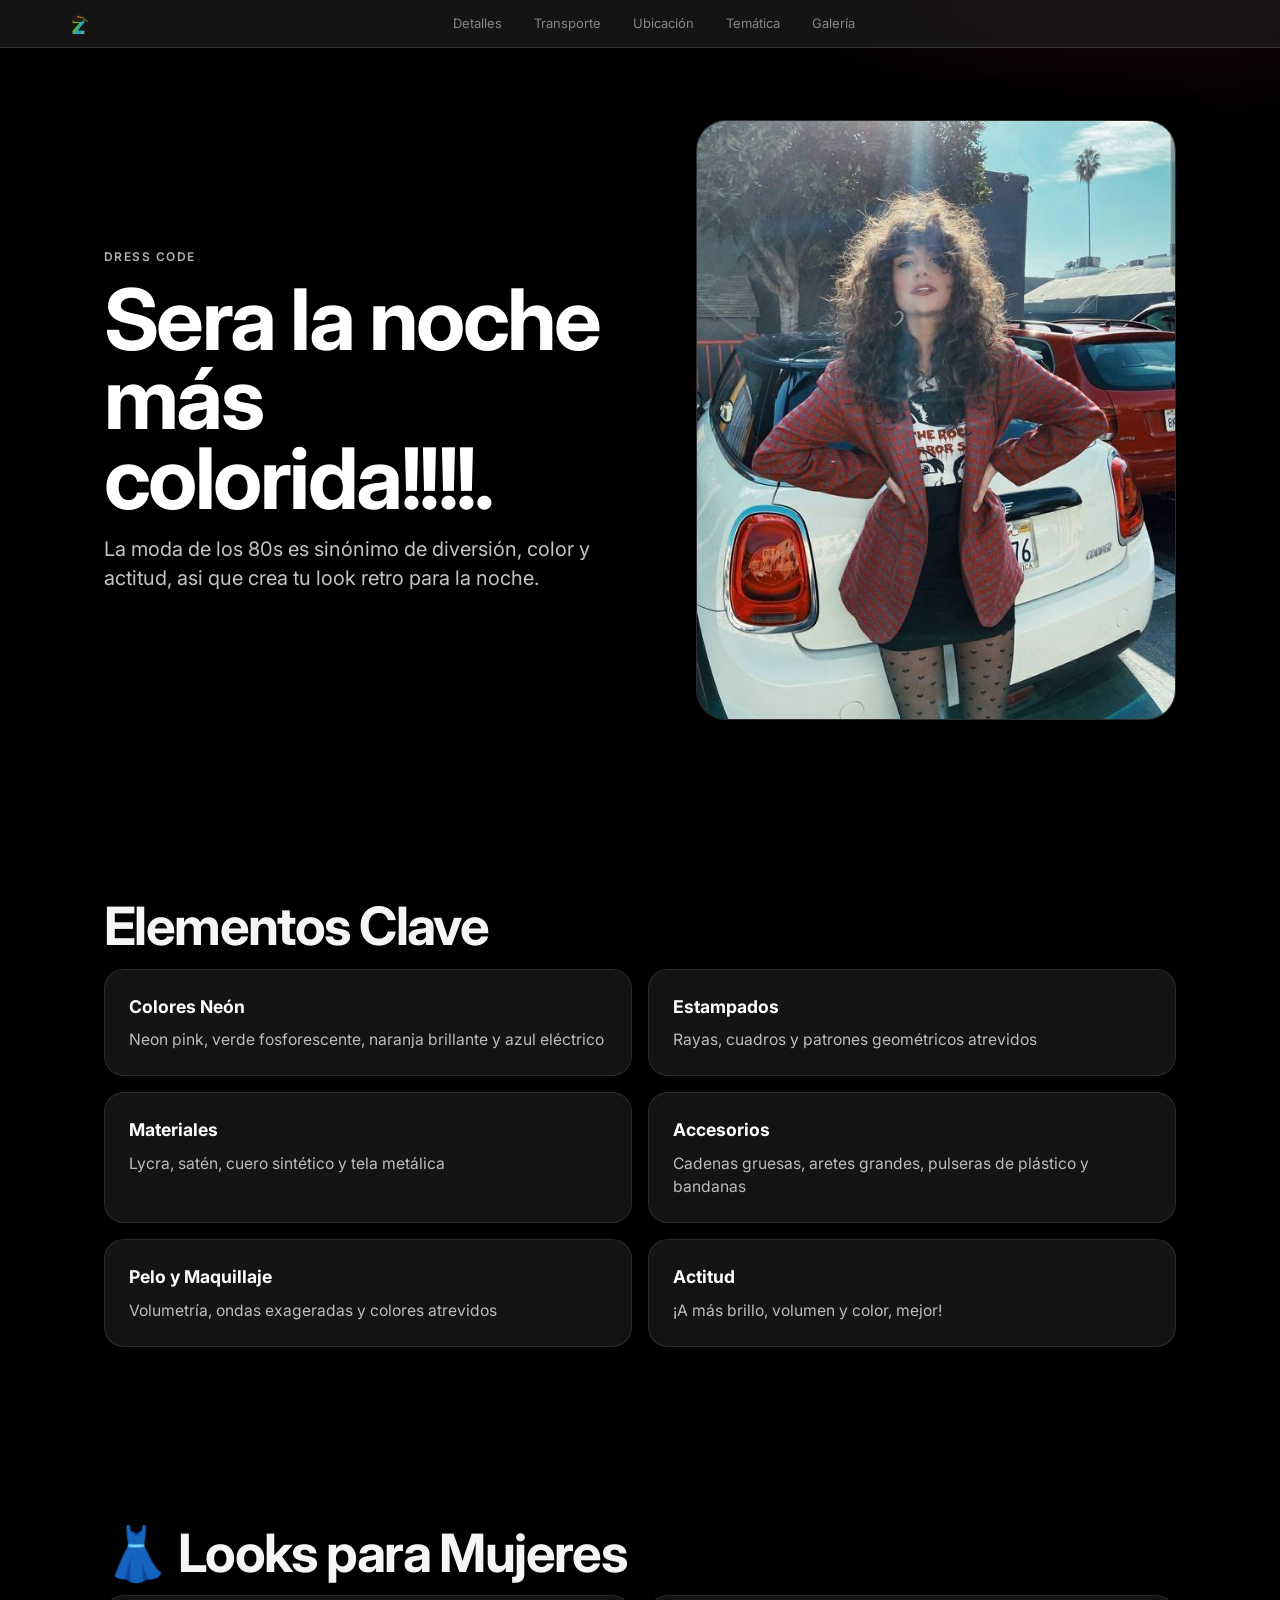
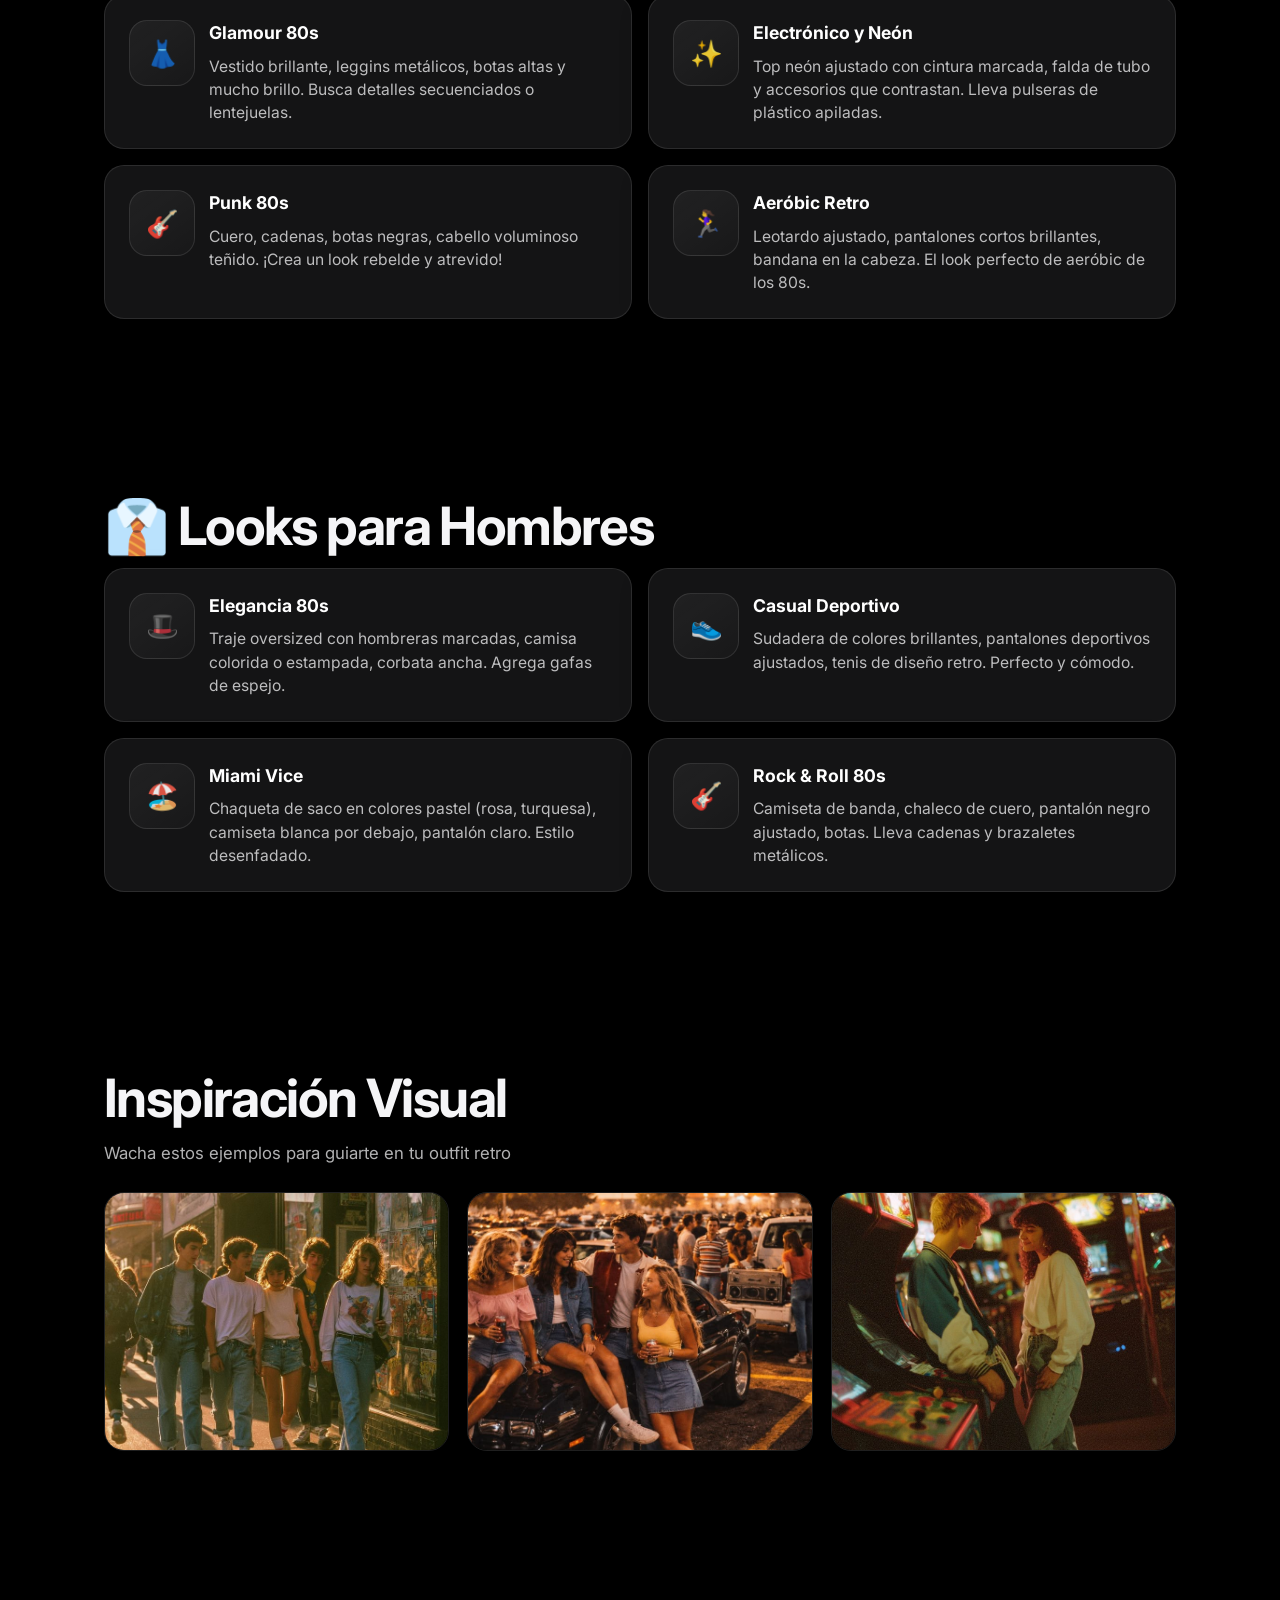
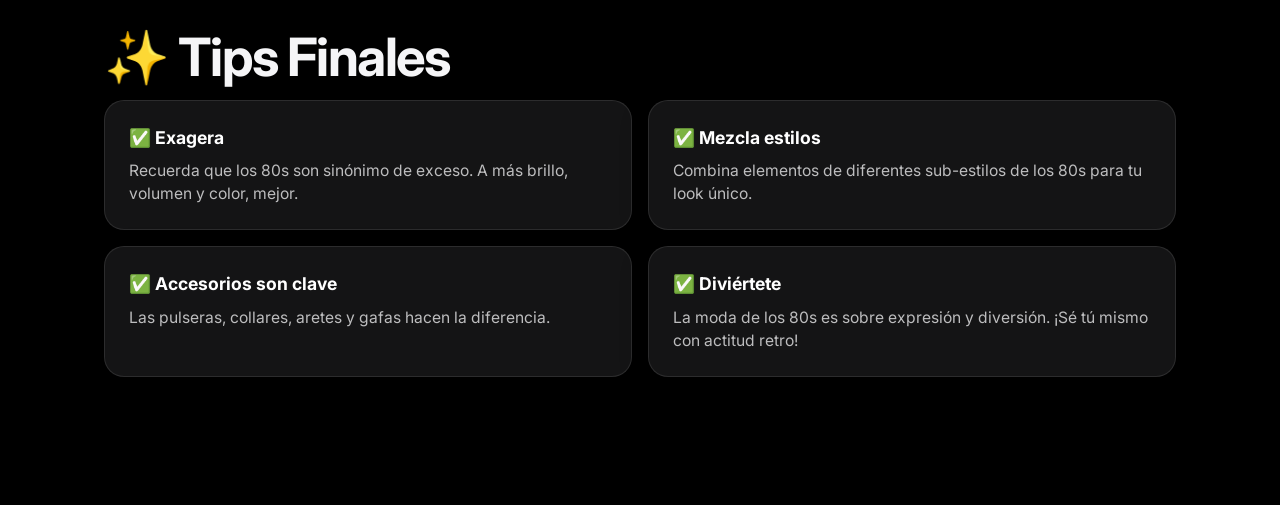
<file: tematica.html>
<!DOCTYPE html>
<html lang="es">

<head>
    <meta charset="UTF-8">
    <meta name="viewport" content="width=device-width, initial-scale=1.0">
    <title>Temática 80s - Graduación 2026</title>
    <meta name="description" content="Guía de vestimenta de los 80s para la Comida de Graduación. Agosto 2026.">
    <link rel="preconnect" href="https://fonts.googleapis.com">
    <link rel="preconnect" href="https://fonts.gstatic.com" crossorigin>
    <link
        href="https://fonts.googleapis.com/css2?family=SF+Pro+Display:wght@300;400;500;600;700&family=Inter:wght@300;400;500;600;700&display=swap"
        rel="stylesheet">
    <link rel="manifest" href="manifest.json">
    <meta name="theme-color" content="#000000">
    <link rel="apple-touch-icon" href="icons/icon-192.png">
    <meta name="apple-mobile-web-app-capable" content="yes">
    <meta name="apple-mobile-web-app-status-bar-style" content="default">
    <link rel="stylesheet" href="styles.css?v=25">
    <style>
        .theme-tematica {
            background:
                radial-gradient(1100px 560px at 10% -10%, rgba(10, 132, 255, 0.24), transparent 60%),
                radial-gradient(900px 520px at 90% -5%, rgba(255, 45, 85, 0.20), transparent 60%),
                #000;
            color: #f5f5f7;
        }

        .theme-tematica .section-container {
            max-width: 1120px;
        }

        .theme-tematica section {
            padding: clamp(56px, 7vw, 108px) 0;
            position: relative;
        }

        .theme-tematica .tematica-hero {
            padding-top: 120px !important;
        }

        .theme-tematica .tematica-hero-content {
            display: grid;
            grid-template-columns: 1.06fr 0.94fr;
            gap: clamp(24px, 4vw, 54px);
            align-items: center;
        }

        .theme-tematica .section-eyebrow {
            letter-spacing: 0.12em;
            font-size: 12px;
            color: rgba(245, 245, 247, 0.72);
            margin-bottom: 14px;
        }

        .theme-tematica .tematica-hero-title {
            font-family: 'SF Pro Display', 'Inter', sans-serif;
            font-size: clamp(2.2rem, 7vw, 5.3rem);
            font-weight: 700;
            line-height: 0.94;
            letter-spacing: -0.03em;
            margin: 0 0 16px;
            color: #fff;
        }

        .theme-tematica .tematica-hero-subtitle {
            max-width: 62ch;
            color: rgba(245, 245, 247, 0.80);
            font-size: clamp(1rem, 1.6vw, 1.25rem);
            line-height: 1.45;
        }

        .theme-tematica .tematica-hero-image {
            border-radius: 30px;
            overflow: hidden;
            border: 1px solid rgba(255, 255, 255, 0.12);
            box-shadow: 0 26px 64px rgba(0, 0, 0, 0.45);
            min-height: 340px;
            background: #111;
        }

        .theme-tematica .tematica-hero-image img {
            width: 100%;
            height: 100%;
            min-height: 340px;
            object-fit: cover;
            display: block;
        }

        .theme-tematica .tematica-placeholder-large,
        .theme-tematica .tematica-gallery-placeholder,
        .theme-tematica .tematica-look-placeholder {
            background: linear-gradient(145deg, rgba(255, 255, 255, 0.06), rgba(255, 255, 255, 0.02));
            border: 1px solid rgba(255, 255, 255, 0.10);
            color: rgba(245, 245, 247, 0.9);
            border-radius: 18px;
        }

        .theme-tematica .tematica-section-title {
            font-size: clamp(1.9rem, 4.5vw, 3.3rem);
            font-weight: 700;
            line-height: 1.05;
            letter-spacing: -0.03em;
            margin-bottom: 14px;
        }

        .theme-tematica .tematica-gallery-subtitle {
            color: rgba(245, 245, 247, 0.72);
            font-size: 1.05rem;
            margin-bottom: 26px;
        }

        .theme-tematica .tematica-features-grid,
        .theme-tematica .tematica-looks-grid,
        .theme-tematica .tematica-tips-content {
            display: grid;
            gap: 16px;
            grid-template-columns: repeat(2, minmax(0, 1fr));
        }

        .theme-tematica .tematica-feature-card,
        .theme-tematica .tematica-look-card,
        .theme-tematica .tematica-tip {
            background: rgba(28, 28, 30, 0.72);
            backdrop-filter: blur(14px) saturate(160%);
            -webkit-backdrop-filter: blur(14px) saturate(160%);
            border: 1px solid rgba(255, 255, 255, 0.10);
            border-radius: 20px;
            padding: clamp(16px, 2.2vw, 24px);
            box-shadow: 0 10px 28px rgba(0, 0, 0, 0.26);
            transition: transform 260ms ease, border-color 260ms ease, box-shadow 260ms ease;
        }

        .theme-tematica .tematica-feature-card:hover,
        .theme-tematica .tematica-look-card:hover,
        .theme-tematica .tematica-tip:hover {
            transform: translateY(-4px);
            border-color: rgba(255, 255, 255, 0.22);
            box-shadow: 0 16px 34px rgba(0, 0, 0, 0.34);
        }

        .theme-tematica .tematica-feature-card h3,
        .theme-tematica .tematica-look-content h3,
        .theme-tematica .tematica-tip h3 {
            margin: 0 0 8px;
            font-size: 1.1rem;
            color: #fff;
        }

        .theme-tematica .tematica-feature-card p,
        .theme-tematica .tematica-look-content p,
        .theme-tematica .tematica-tip p {
            margin: 0;
            color: rgba(245, 245, 247, 0.75);
            line-height: 1.48;
            font-size: 0.98rem;
        }

        .theme-tematica .tematica-look-card {
            display: grid;
            grid-template-columns: 66px 1fr;
            gap: 14px;
            align-items: flex-start;
        }

        .theme-tematica .tematica-look-placeholder {
            width: 66px;
            height: 66px;
            display: grid;
            place-items: center;
            font-size: 1.65rem;
        }

        .theme-tematica .tematica-gallery-grid {
            display: grid;
            grid-template-columns: repeat(3, minmax(0, 1fr));
            gap: clamp(10px, 2vw, 18px);
        }

        .theme-tematica .tematica-gallery-grid img {
            width: 100%;
            aspect-ratio: 4 / 3;
            object-fit: cover;
            border-radius: 20px;
            border: 1px solid rgba(255, 255, 255, 0.12);
            box-shadow: 0 12px 32px rgba(0, 0, 0, 0.30);
            transition: transform 260ms ease, box-shadow 260ms ease;
        }

        .theme-tematica .tematica-gallery-grid img:hover {
            transform: translateY(-3px) scale(1.01);
            box-shadow: 0 20px 40px rgba(0, 0, 0, 0.38);
        }

        .theme-tematica .tematica-tips {
            padding-bottom: clamp(72px, 10vw, 136px);
        }

        @media (max-width: 980px) {
            .theme-tematica .tematica-hero-content {
                grid-template-columns: 1fr;
            }

            .theme-tematica .tematica-features-grid,
            .theme-tematica .tematica-looks-grid,
            .theme-tematica .tematica-tips-content {
                grid-template-columns: 1fr;
            }

            .theme-tematica .tematica-gallery-grid {
                grid-template-columns: 1fr;
            }

            .theme-tematica .tematica-hero-image,
            .theme-tematica .tematica-hero-image img {
                min-height: 280px;
            }
        }
    </style>
</head>

<body class="theme-tematica">
    <!-- Navigation -->
    <nav id="main-nav">
        <div class="nav-container">
            <a href="index.html#hero" class="nav-logo" aria-label="Inicio">
                <svg width="28" height="28" viewBox="0 0 100 100" xmlns="http://www.w3.org/2000/svg" style="vertical-align: middle;">
                    <defs>
                        <linearGradient id="ms-grad-1" x1="0%" y1="0%" x2="100%" y2="100%">
                            <stop offset="0%" stop-color="#F25022"/>
                            <stop offset="33%" stop-color="#7FBA00"/>
                            <stop offset="66%" stop-color="#00A4EF"/>
                            <stop offset="100%" stop-color="#FFB900"/>
                        </linearGradient>
                    </defs>
                    <text x="50" y="85" font-family="Inter, sans-serif" font-weight="900" font-size="70" fill="url(#ms-grad-1)" text-anchor="middle" letter-spacing="-2">Z</text>
                    <polygon points="50,12 80,24 50,36 20,24" fill="#1d1d1f"/>
                    <path d="M 32,28 V 38 C 32,44 68,44 68,38 V 28 Z" fill="#1d1d1f"/>
                    <path d="M 50,24 Q 70,24 85,42" fill="none" stroke="#FFB900" stroke-width="2.5"/>
                    <circle cx="50" cy="24" r="3" fill="#F25022"/>
                </svg>
            </a>
            <div class="nav-links">
                <a href="index.html#details" class="nav-link" data-page="index">Detalles</a>
                <a href="transport.html" class="nav-link" data-page="transport">Transporte</a>
                <a href="ubicacion.html" class="nav-link" data-page="ubicacion">Ubicación</a>
                <a href="tematica.html" class="nav-link" data-page="tematica">Temática</a>
                <a href="index.html#gallery" class="nav-link" data-page="index">Galería</a>
            </div>
            <div style="display: flex; gap: 12px; align-items: center;">
                <button id="install-btn" class="nav-link install-btn hidden">Instalar App</button>
                <button id="mobile-menu-btn" class="mobile-menu-btn" aria-label="Menú">
                    <span></span>
                    <span></span>
                    <span></span>
                </button>
            </div>
        </div>
        <div id="mobile-menu" class="mobile-menu">
            <a href="index.html#details" class="mobile-link" data-page="index">Detalles</a>
            <a href="transport.html" class="mobile-link" data-page="transport">Transporte</a>
            <a href="ubicacion.html" class="mobile-link" data-page="ubicacion">Ubicación</a>
            <a href="tematica.html" class="mobile-link" data-page="tematica">Temática</a>
            <a href="index.html#gallery" class="mobile-link" data-page="index">Galería</a>
            <button id="mobile-install-btn" class="mobile-link install-btn hidden">Instalar App</button>
        </div>
    </nav>

    <div class="palette-container" style="position: fixed; inset: 0; z-index: -3; pointer-events: none; overflow: hidden;">
        <div class="tematica-bg-gradient tematica-palette-0 active"></div>
        <div class="tematica-bg-gradient tematica-palette-1"></div>
        <div class="tematica-bg-gradient tematica-palette-2"></div>
        <div class="tematica-bg-gradient tematica-palette-3"></div>
    </div>

    <!-- Temática Hero Section -->
    <section class="tematica-hero" style="padding-top: 100px;" data-palette="0">
        <div class="section-container">
            <div class="tematica-hero-content">
                <div class="tematica-hero-text">
                    <p class="section-eyebrow">Dress Code</p>
                    <h1 class="tematica-hero-title">Sera la noche más colorida!!!!.</h1>
                    <p class="tematica-hero-subtitle">La moda de los 80s es sinónimo de diversión, color y actitud, asi que crea tu look retro para la noche.</p>
                </div>
                <div class="tematica-hero-image">
                    <img src="assets/Tematica/tem_4.jpg" alt="Inspiración principal de temática 80s" loading="eager">
                </div>
            </div>
        </div>
    </section>

    <!-- Elementos Clave Section -->
    <section class="tematica-features" data-palette="1">
        <div class="section-container">
            <h2 class="tematica-section-title">Elementos Clave</h2>
            <div class="tematica-features-grid">
                <div class="tematica-feature-card tematica-gradient-1">
                    <h3>Colores Neón</h3>
                    <p>Neon pink, verde fosforescente, naranja brillante y azul eléctrico</p>
                </div>
                <div class="tematica-feature-card tematica-gradient-2">
                    <h3>Estampados</h3>
                    <p>Rayas, cuadros y patrones geométricos atrevidos</p>
                </div>
                <div class="tematica-feature-card tematica-gradient-3">
                    <h3>Materiales</h3>
                    <p>Lycra, satén, cuero sintético y tela metálica</p>
                </div>
                <div class="tematica-feature-card tematica-gradient-1">
                    <h3>Accesorios</h3>
                    <p>Cadenas gruesas, aretes grandes, pulseras de plástico y bandanas</p>
                </div>
                <div class="tematica-feature-card tematica-gradient-2">
                    <h3>Pelo y Maquillaje</h3>
                    <p>Volumetría, ondas exageradas y colores atrevidos</p>
                </div>
                <div class="tematica-feature-card tematica-gradient-3">
                    <h3>Actitud</h3>
                    <p>¡A más brillo, volumen y color, mejor!</p>
                </div>
            </div>
        </div>
    </section>

    <!-- Looks para Mujeres -->
    <section class="tematica-looks" data-palette="2">
        <div class="section-container">
            <h2 class="tematica-section-title">👗 Looks para Mujeres</h2>
            <div class="tematica-looks-grid">
                <div class="tematica-look-card">
                    <div class="tematica-look-placeholder">
                        <p>👗</p>
                    </div>
                    <div class="tematica-look-content">
                        <h3>Glamour 80s</h3>
                        <p>Vestido brillante, leggins metálicos, botas altas y mucho brillo. Busca detalles secuenciados o lentejuelas.</p>
                    </div>
                </div>
                <div class="tematica-look-card">
                    <div class="tematica-look-placeholder">
                        <p>✨</p>
                    </div>
                    <div class="tematica-look-content">
                        <h3>Electrónico y Neón</h3>
                        <p>Top neón ajustado con cintura marcada, falda de tubo y accesorios que contrastan. Lleva pulseras de plástico apiladas.</p>
                    </div>
                </div>
                <div class="tematica-look-card">
                    <div class="tematica-look-placeholder">
                        <p>🎸</p>
                    </div>
                    <div class="tematica-look-content">
                        <h3>Punk 80s</h3>
                        <p>Cuero, cadenas, botas negras, cabello voluminoso teñido. ¡Crea un look rebelde y atrevido!</p>
                    </div>
                </div>
                <div class="tematica-look-card">
                    <div class="tematica-look-placeholder">
                        <p>🏃‍♀️</p>
                    </div>
                    <div class="tematica-look-content">
                        <h3>Aeróbic Retro</h3>
                        <p>Leotardo ajustado, pantalones cortos brillantes, bandana en la cabeza. El look perfecto de aeróbic de los 80s.</p>
                    </div>
                </div>
            </div>
        </div>
    </section>

    <!-- Looks para Hombres -->
    <section class="tematica-looks" data-palette="3">
        <div class="section-container">
            <h2 class="tematica-section-title">👔 Looks para Hombres</h2>
            <div class="tematica-looks-grid">
                <div class="tematica-look-card">
                    <div class="tematica-look-placeholder">
                        <p>🎩</p>
                    </div>
                    <div class="tematica-look-content">
                        <h3>Elegancia 80s</h3>
                        <p>Traje oversized con hombreras marcadas, camisa colorida o estampada, corbata ancha. Agrega gafas de espejo.</p>
                    </div>
                </div>
                <div class="tematica-look-card">
                    <div class="tematica-look-placeholder">
                        <p>👟</p>
                    </div>
                    <div class="tematica-look-content">
                        <h3>Casual Deportivo</h3>
                        <p>Sudadera de colores brillantes, pantalones deportivos ajustados, tenis de diseño retro. Perfecto y cómodo.</p>
                    </div>
                </div>
                <div class="tematica-look-card">
                    <div class="tematica-look-placeholder">
                        <p>🏖️</p>
                    </div>
                    <div class="tematica-look-content">
                        <h3>Miami Vice</h3>
                        <p>Chaqueta de saco en colores pastel (rosa, turquesa), camiseta blanca por debajo, pantalón claro. Estilo desenfadado.</p>
                    </div>
                </div>
                <div class="tematica-look-card">
                    <div class="tematica-look-placeholder">
                        <p>🎸</p>
                    </div>
                    <div class="tematica-look-content">
                        <h3>Rock & Roll 80s</h3>
                        <p>Camiseta de banda, chaleco de cuero, pantalón negro ajustado, botas. Lleva cadenas y brazaletes metálicos.</p>
                    </div>
                </div>
            </div>
        </div>
    </section>

    <!-- Galería de Imágenes -->
    <section class="tematica-gallery" id="tematica-gallery" data-palette="0">
        <div class="section-container">
            <h2 class="tematica-section-title">Inspiración Visual</h2>
            <p class="tematica-gallery-subtitle">Wacha estos ejemplos para guiarte en tu outfit retro</p>
            <div class="tematica-gallery-grid" id="tematica-gallery-grid">
                <img src="assets/Tematica/tem_1.jpg" alt="Inspiración temática 80s 1" loading="lazy">
                <img src="assets/Tematica/tem_2.jpg" alt="Inspiración temática 80s 2" loading="lazy">
                <img src="assets/Tematica/tem_3.jpg" alt="Inspiración temática 80s 3" loading="lazy">
            </div>
        </div>
    </section>

    <!-- Tips Finales -->
    <section class="tematica-tips" data-palette="1">
        <div class="section-container">
            <h2 class="tematica-section-title">✨ Tips Finales</h2>
            <div class="tematica-tips-content">
                <div class="tematica-tip">
                    <h3>✅ Exagera</h3>
                    <p>Recuerda que los 80s son sinónimo de exceso. A más brillo, volumen y color, mejor.</p>
                </div>
                <div class="tematica-tip">
                    <h3>✅ Mezcla estilos</h3>
                    <p>Combina elementos de diferentes sub-estilos de los 80s para tu look único.</p>
                </div>
                <div class="tematica-tip">
                    <h3>✅ Accesorios son clave</h3>
                    <p>Las pulseras, collares, aretes y gafas hacen la diferencia.</p>
                </div>
                <div class="tematica-tip">
                    <h3>✅ Diviértete</h3>
                    <p>La moda de los 80s es sobre expresión y diversión. ¡Sé tú mismo con actitud retro!</p>
                </div>
            </div>
        </div>
    </section>

    <script src="app.js?v=25"></script>
    <script>
        if ('serviceWorker' in navigator) {
            navigator.serviceWorker.register('./sw.js?v=25');
        }
    </script>
</body>

</html>
</file>
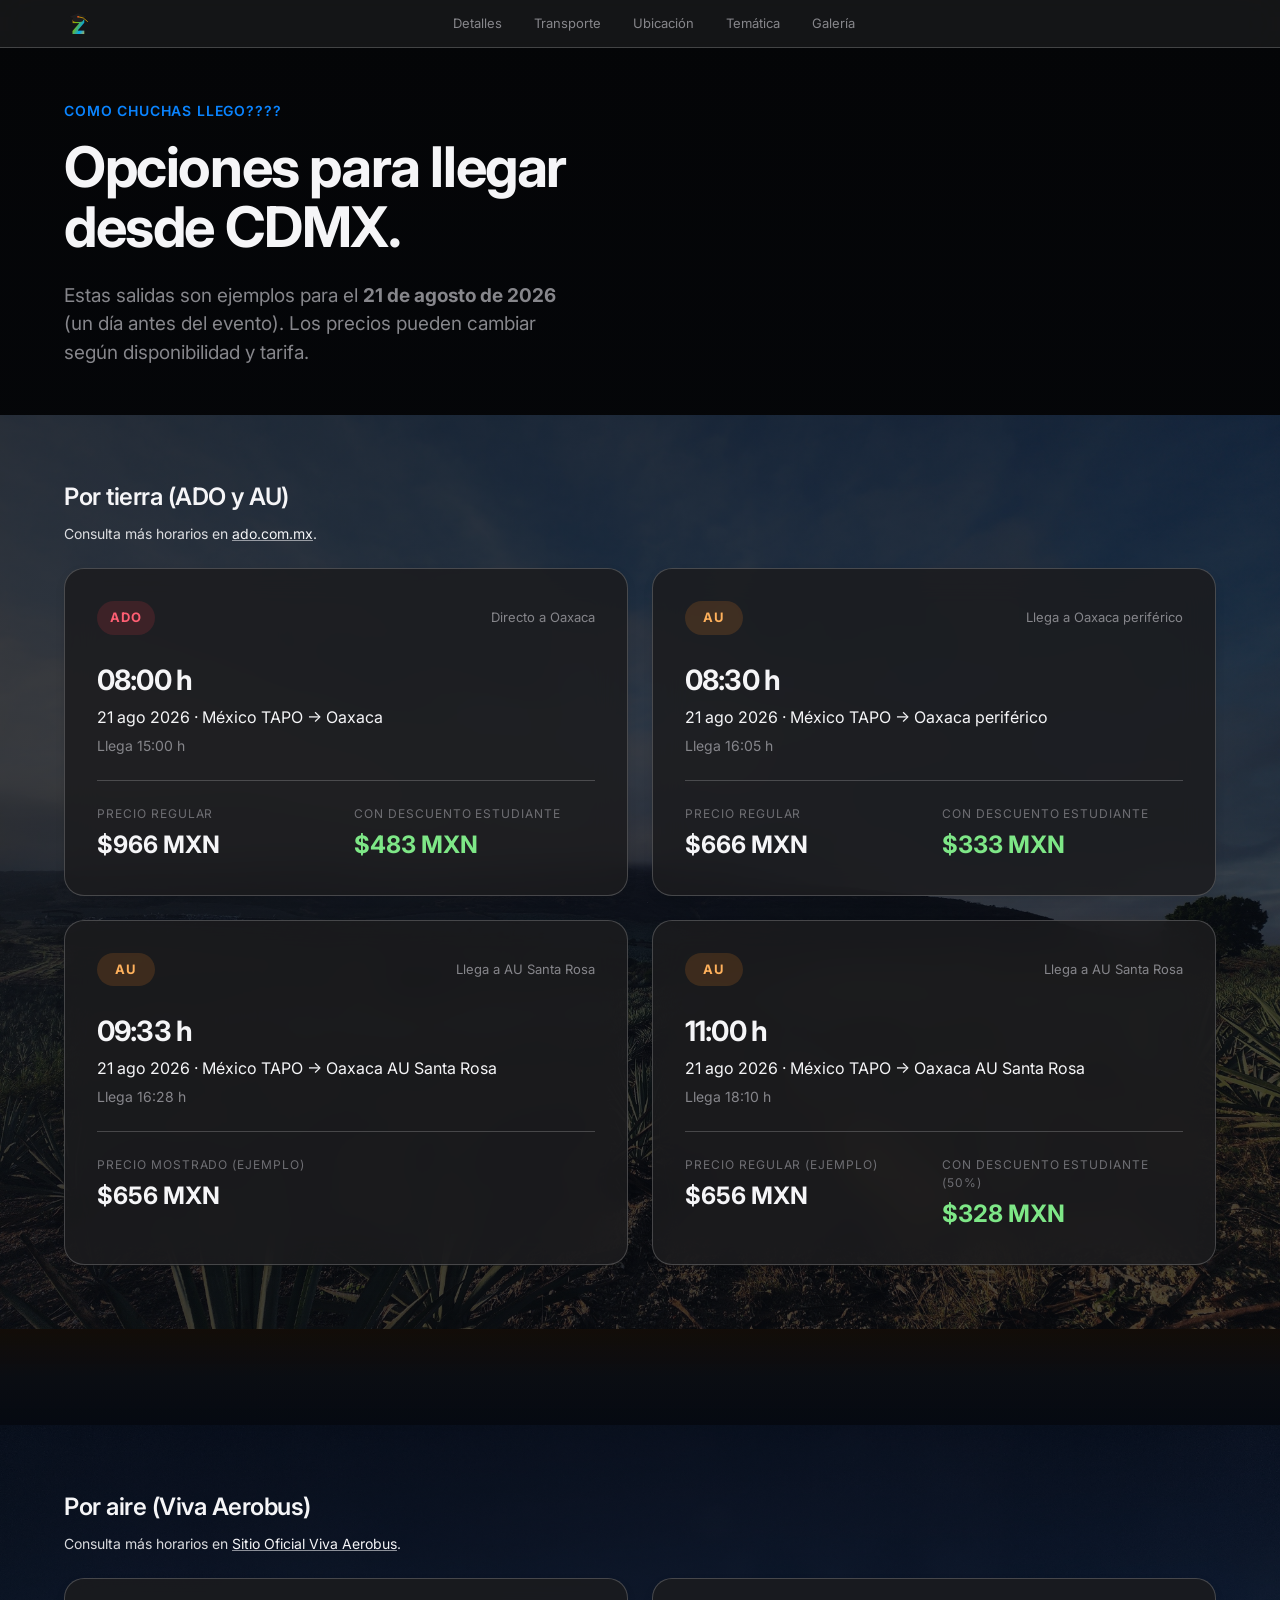
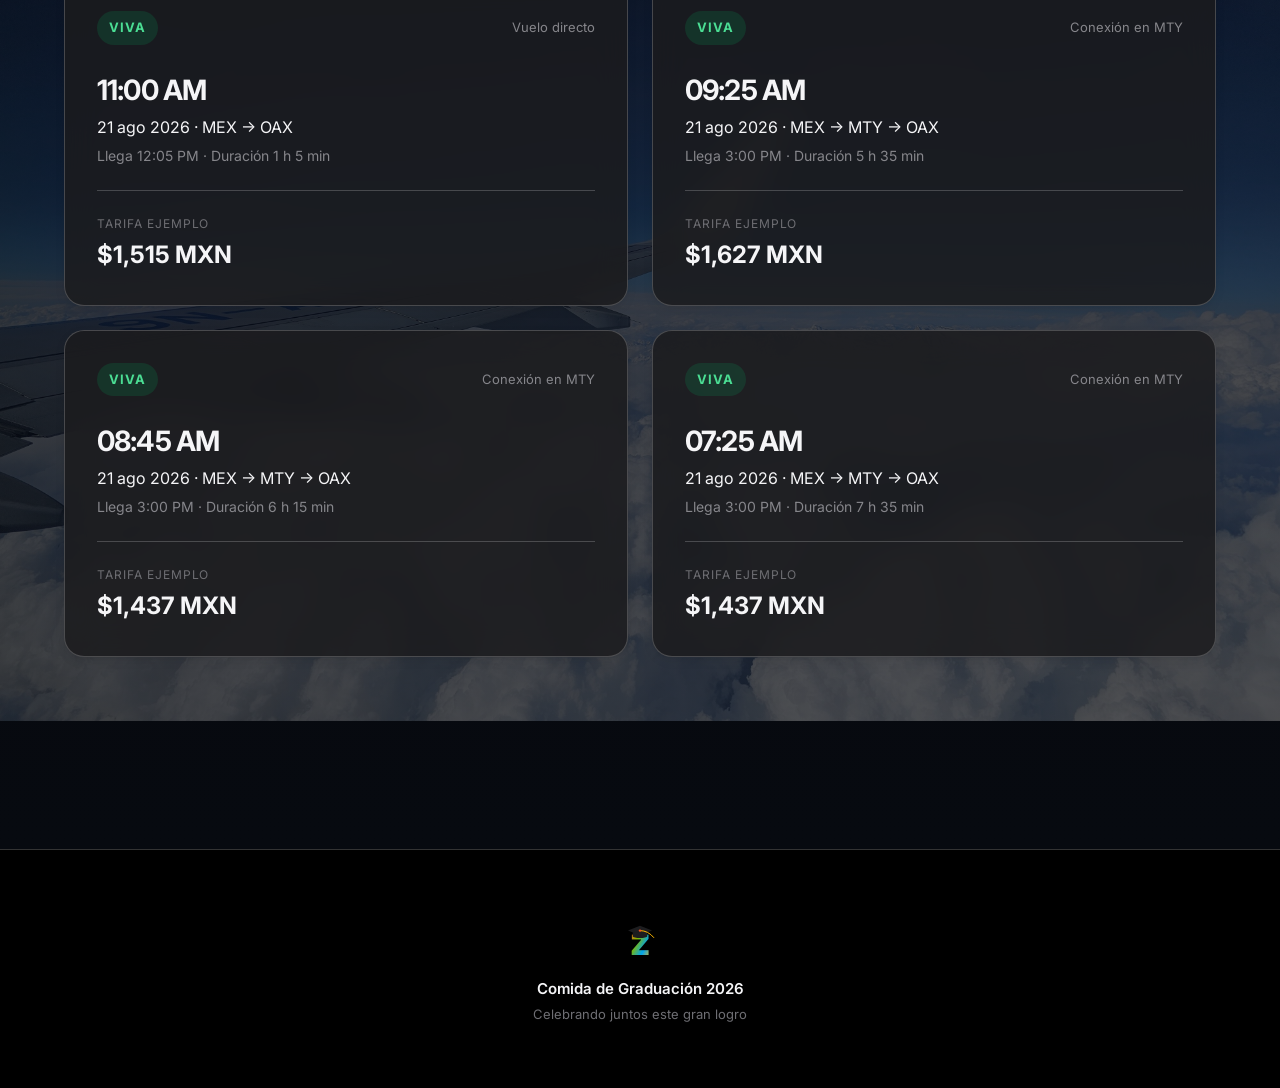
<file: transport.html>
<!DOCTYPE html>
<html lang="es">

<head>
    <meta charset="UTF-8">
    <meta name="viewport" content="width=device-width, initial-scale=1.0">
    <title>Transporte - Graduación 2026</title>
    <meta name="description" content="Opciones de transporte para la Comida de Graduación. Agosto 2026.">
    <link rel="preconnect" href="https://fonts.googleapis.com">
    <link rel="preconnect" href="https://fonts.gstatic.com" crossorigin>
    <link
        href="https://fonts.googleapis.com/css2?family=SF+Pro+Display:wght@300;400;500;600;700&family=Inter:wght@300;400;500;600;700&display=swap"
        rel="stylesheet">
    <link rel="manifest" href="manifest.json">
    <meta name="theme-color" content="#000000">
    <link rel="apple-touch-icon" href="icons/icon-192.png">
    <meta name="apple-mobile-web-app-capable" content="yes">
    <meta name="apple-mobile-web-app-status-bar-style" content="default">
    <link rel="stylesheet" href="styles.css?v=25">
</head>

<body class="theme-transport">
    <nav id="main-nav">
        <div class="nav-container">
            <a href="index.html#hero" class="nav-logo" aria-label="Inicio">
                <svg width="28" height="28" viewBox="0 0 100 100" xmlns="http://www.w3.org/2000/svg"
                    style="vertical-align: middle;">
                    <defs>
                        <linearGradient id="ms-grad-1" x1="0%" y1="0%" x2="100%" y2="100%">
                            <stop offset="0%" stop-color="#F25022" />
                            <stop offset="33%" stop-color="#7FBA00" />
                            <stop offset="66%" stop-color="#00A4EF" />
                            <stop offset="100%" stop-color="#FFB900" />
                        </linearGradient>
                    </defs>
                    <text x="50" y="85" font-family="Inter, sans-serif" font-weight="900" font-size="70"
                        fill="url(#ms-grad-1)" text-anchor="middle" letter-spacing="-2">Z</text>
                    <polygon points="50,12 80,24 50,36 20,24" fill="#1d1d1f" />
                    <path d="M 32,28 V 38 C 32,44 68,44 68,38 V 28 Z" fill="#1d1d1f" />
                    <path d="M 50,24 Q 70,24 85,42" fill="none" stroke="#FFB900" stroke-width="2.5" />
                    <circle cx="50" cy="24" r="3" fill="#F25022" />
                </svg>
            </a>
            <div class="nav-links">
                <a href="index.html#details" class="nav-link" data-page="index">Detalles</a>
                <a href="transport.html" class="nav-link" data-page="transport">Transporte</a>
                <a href="ubicacion.html" class="nav-link" data-page="ubicacion">Ubicación</a>
                <a href="tematica.html" class="nav-link" data-page="tematica">Temática</a>
                <a href="index.html#gallery" class="nav-link" data-page="index">Galería</a>
            </div>
            <div style="display: flex; gap: 12px; align-items: center;">
                <button id="install-btn" class="nav-link install-btn hidden">Instalar App</button>
                <button id="mobile-menu-btn" class="mobile-menu-btn" aria-label="Menú">
                    <span></span>
                    <span></span>
                    <span></span>
                </button>
            </div>
        </div>
        <div id="mobile-menu" class="mobile-menu">
            <a href="index.html#details" class="mobile-link" data-page="index">Detalles</a>
            <a href="transport.html" class="mobile-link" data-page="transport">Transporte</a>
            <a href="ubicacion.html" class="mobile-link" data-page="ubicacion">Ubicación</a>
            <a href="tematica.html" class="mobile-link" data-page="tematica">Temática</a>
            <a href="index.html#gallery" class="mobile-link" data-page="index">Galería</a>
            <button id="mobile-install-btn" class="mobile-link install-btn hidden">Instalar App</button>
        </div>
    </nav>

    <section id="transport" class="transport-section" style="padding-top: 100px;">
        <div class="section-container">
            <p class="section-eyebrow">Como chuchas llego????</p>
            <h2 class="section-title">Opciones para llegar<br>desde CDMX.</h2>
            <p class="section-description transport-description">Estas salidas son ejemplos para el <strong>21 de agosto de 2026</strong> (un día antes del evento). Los precios pueden cambiar según disponibilidad y tarifa.</p>

            <div class="transport-block transport-land">
                <h3 class="transport-block-title">Por tierra (ADO y AU)</h3>
                <p class="transport-source">Consulta más horarios en <a href="https://www.ado.com.mx/" target="_blank" rel="noreferrer">ado.com.mx</a>.</p>
                <div class="transport-grid">
                <article class="transport-card">
                    <div class="transport-header">
                        <span class="transport-brand transport-brand-ado">ADO</span>
                        <span class="transport-type">Directo a Oaxaca</span>
                    </div>
                    <div class="transport-route">
                        <p class="transport-time">08:00 h</p>
                        <p class="transport-path">21 ago 2026 · México TAPO → Oaxaca</p>
                        <p class="transport-arrival">Llega 15:00 h</p>
                    </div>
                    <div class="transport-prices">
                        <div>
                            <p class="transport-price-label">Precio regular</p>
                            <p class="transport-price">$966 MXN</p>
                        </div>
                        <div>
                            <p class="transport-price-label">Con descuento estudiante</p>
                            <p class="transport-price transport-price-discount">$483 MXN</p>
                        </div>
                    </div>
                </article>

                <article class="transport-card">
                    <div class="transport-header">
                        <span class="transport-brand transport-brand-au">AU</span>
                        <span class="transport-type">Llega a Oaxaca periférico</span>
                    </div>
                    <div class="transport-route">
                        <p class="transport-time">08:30 h</p>
                        <p class="transport-path">21 ago 2026 · México TAPO → Oaxaca periférico</p>
                        <p class="transport-arrival">Llega 16:05 h</p>
                    </div>
                    <div class="transport-prices">
                        <div>
                            <p class="transport-price-label">Precio regular</p>
                            <p class="transport-price">$666 MXN</p>
                        </div>
                        <div>
                            <p class="transport-price-label">Con descuento estudiante</p>
                            <p class="transport-price transport-price-discount">$333 MXN</p>
                        </div>
                    </div>
                </article>

                <article class="transport-card">
                    <div class="transport-header">
                        <span class="transport-brand transport-brand-au">AU</span>
                        <span class="transport-type">Llega a AU Santa Rosa</span>
                    </div>
                    <div class="transport-route">
                        <p class="transport-time">09:33 h</p>
                        <p class="transport-path">21 ago 2026 · México TAPO → Oaxaca AU Santa Rosa</p>
                        <p class="transport-arrival">Llega 16:28 h</p>
                    </div>
                    <div class="transport-prices transport-prices-single">
                        <div>
                            <p class="transport-price-label">Precio mostrado (ejemplo)</p>
                            <p class="transport-price">$656 MXN</p>
                        </div>
                    </div>
                </article>

                <article class="transport-card">
                    <div class="transport-header">
                        <span class="transport-brand transport-brand-au">AU</span>
                        <span class="transport-type">Llega a AU Santa Rosa</span>
                    </div>
                    <div class="transport-route">
                        <p class="transport-time">11:00 h</p>
                        <p class="transport-path">21 ago 2026 · México TAPO → Oaxaca AU Santa Rosa</p>
                        <p class="transport-arrival">Llega 18:10 h</p>
                    </div>
                    <div class="transport-prices">
                        <div>
                            <p class="transport-price-label">Precio regular (ejemplo)</p>
                            <p class="transport-price">$656 MXN</p>
                        </div>
                        <div>
                            <p class="transport-price-label">Con descuento estudiante (50%)</p>
                            <p class="transport-price transport-price-discount">$328 MXN</p>
                        </div>
                    </div>
                </article>
                </div>
            </div>

            <div class="transport-block-transition" aria-hidden="true"></div>

            <div class="transport-block transport-air">
                <h3 class="transport-block-title">Por aire (Viva Aerobus)</h3>
                <p class="transport-source">Consulta más horarios en <a href="https://www.vivaaerobus.com/es-mx/" target="_blank" rel="noreferrer">Sitio Oficial Viva Aerobus</a>.</p>
                <div class="transport-grid">
                <article class="transport-card">
                    <div class="transport-header">
                        <span class="transport-brand transport-brand-viva">VIVA</span>
                        <span class="transport-type">Vuelo directo</span>
                    </div>
                    <div class="transport-route">
                        <p class="transport-time">11:00 AM</p>
                        <p class="transport-path">21 ago 2026 · MEX → OAX</p>
                        <p class="transport-arrival">Llega 12:05 PM · Duración 1 h 5 min</p>
                    </div>
                    <div class="transport-prices transport-prices-single">
                        <div>
                            <p class="transport-price-label">Tarifa ejemplo</p>
                            <p class="transport-price">$1,515 MXN</p>
                        </div>
                    </div>
                </article>

                <article class="transport-card">
                    <div class="transport-header">
                        <span class="transport-brand transport-brand-viva">VIVA</span>
                        <span class="transport-type">Conexión en MTY</span>
                    </div>
                    <div class="transport-route">
                        <p class="transport-time">09:25 AM</p>
                        <p class="transport-path">21 ago 2026 · MEX → MTY → OAX</p>
                        <p class="transport-arrival">Llega 3:00 PM · Duración 5 h 35 min</p>
                    </div>
                    <div class="transport-prices transport-prices-single">
                        <div>
                            <p class="transport-price-label">Tarifa ejemplo</p>
                            <p class="transport-price">$1,627 MXN</p>
                        </div>
                    </div>
                </article>

                <article class="transport-card">
                    <div class="transport-header">
                        <span class="transport-brand transport-brand-viva">VIVA</span>
                        <span class="transport-type">Conexión en MTY</span>
                    </div>
                    <div class="transport-route">
                        <p class="transport-time">08:45 AM</p>
                        <p class="transport-path">21 ago 2026 · MEX → MTY → OAX</p>
                        <p class="transport-arrival">Llega 3:00 PM · Duración 6 h 15 min</p>
                    </div>
                    <div class="transport-prices transport-prices-single">
                        <div>
                            <p class="transport-price-label">Tarifa ejemplo</p>
                            <p class="transport-price">$1,437 MXN</p>
                        </div>
                    </div>
                </article>

                <article class="transport-card">
                    <div class="transport-header">
                        <span class="transport-brand transport-brand-viva">VIVA</span>
                        <span class="transport-type">Conexión en MTY</span>
                    </div>
                    <div class="transport-route">
                        <p class="transport-time">07:25 AM</p>
                        <p class="transport-path">21 ago 2026 · MEX → MTY → OAX</p>
                        <p class="transport-arrival">Llega 3:00 PM · Duración 7 h 35 min</p>
                    </div>
                    <div class="transport-prices transport-prices-single">
                        <div>
                            <p class="transport-price-label">Tarifa ejemplo</p>
                            <p class="transport-price">$1,437 MXN</p>
                        </div>
                    </div>
                </article>
                </div>
            </div>
        </div>
    </section>

    <footer id="footer" class="footer">
        <div class="footer-container">
            <div class="footer-emoji">
                <svg width="40" height="40" viewBox="0 0 100 100" xmlns="http://www.w3.org/2000/svg"
                    style="vertical-align: middle;">
                    <defs>
                        <linearGradient id="ms-grad-2" x1="0%" y1="0%" x2="100%" y2="100%">
                            <stop offset="0%" stop-color="#F25022" />
                            <stop offset="33%" stop-color="#7FBA00" />
                            <stop offset="66%" stop-color="#00A4EF" />
                            <stop offset="100%" stop-color="#FFB900" />
                        </linearGradient>
                    </defs>
                    <text x="50" y="85" font-family="Inter, sans-serif" font-weight="900" font-size="70"
                        fill="url(#ms-grad-2)" text-anchor="middle" letter-spacing="-2">Z</text>
                    <polygon points="50,12 80,24 50,36 20,24" fill="#1d1d1f" />
                    <path d="M 32,28 V 38 C 32,44 68,44 68,38 V 28 Z" fill="#1d1d1f" />
                    <path d="M 50,24 Q 70,24 85,42" fill="none" stroke="#FFB900" stroke-width="2.5" />
                    <circle cx="50" cy="24" r="3" fill="#F25022" />
                </svg>
            </div>
            <p class="footer-text">Comida de Graduación 2026</p>
            <p class="footer-subtext">Celebrando juntos este gran logro</p>
        </div>
    </footer>

    <script src="particles.js?v=25"></script>
    <script src="app.js?v=25"></script>
</body>

</html>
</file>
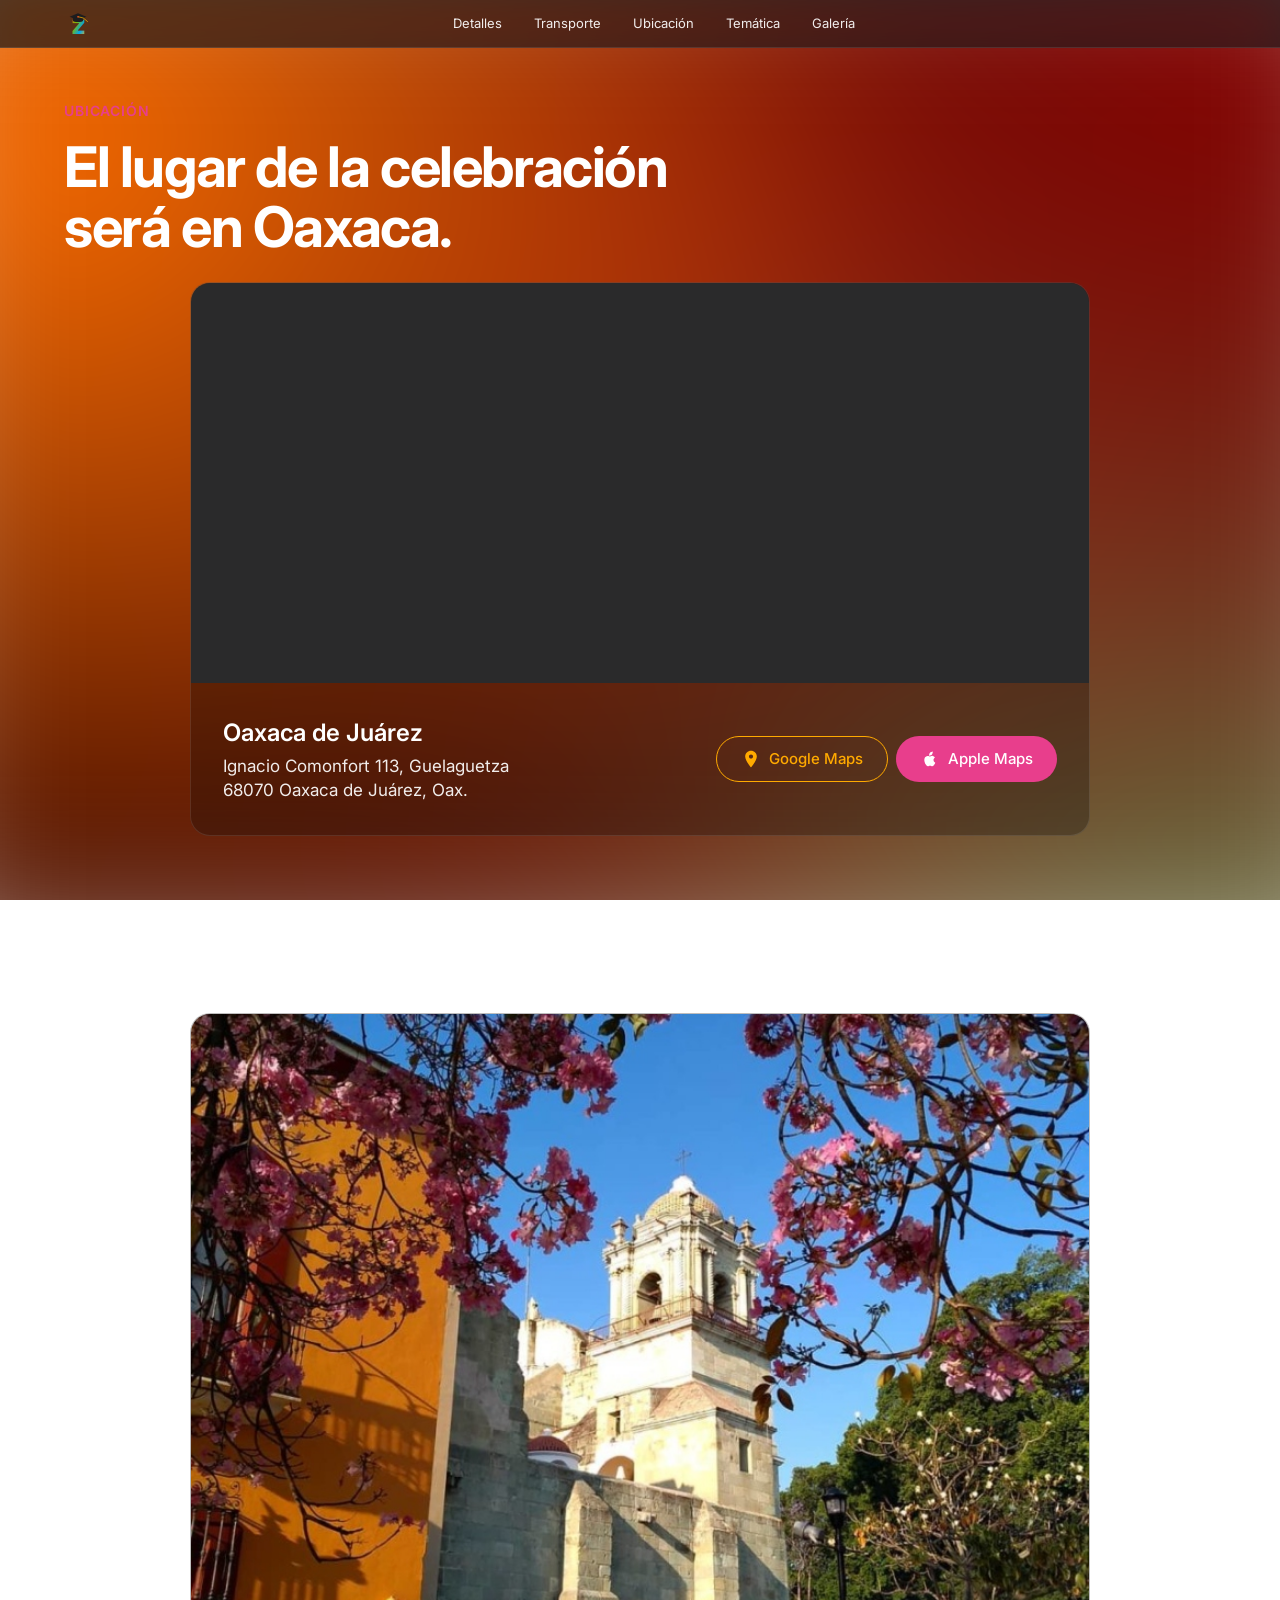
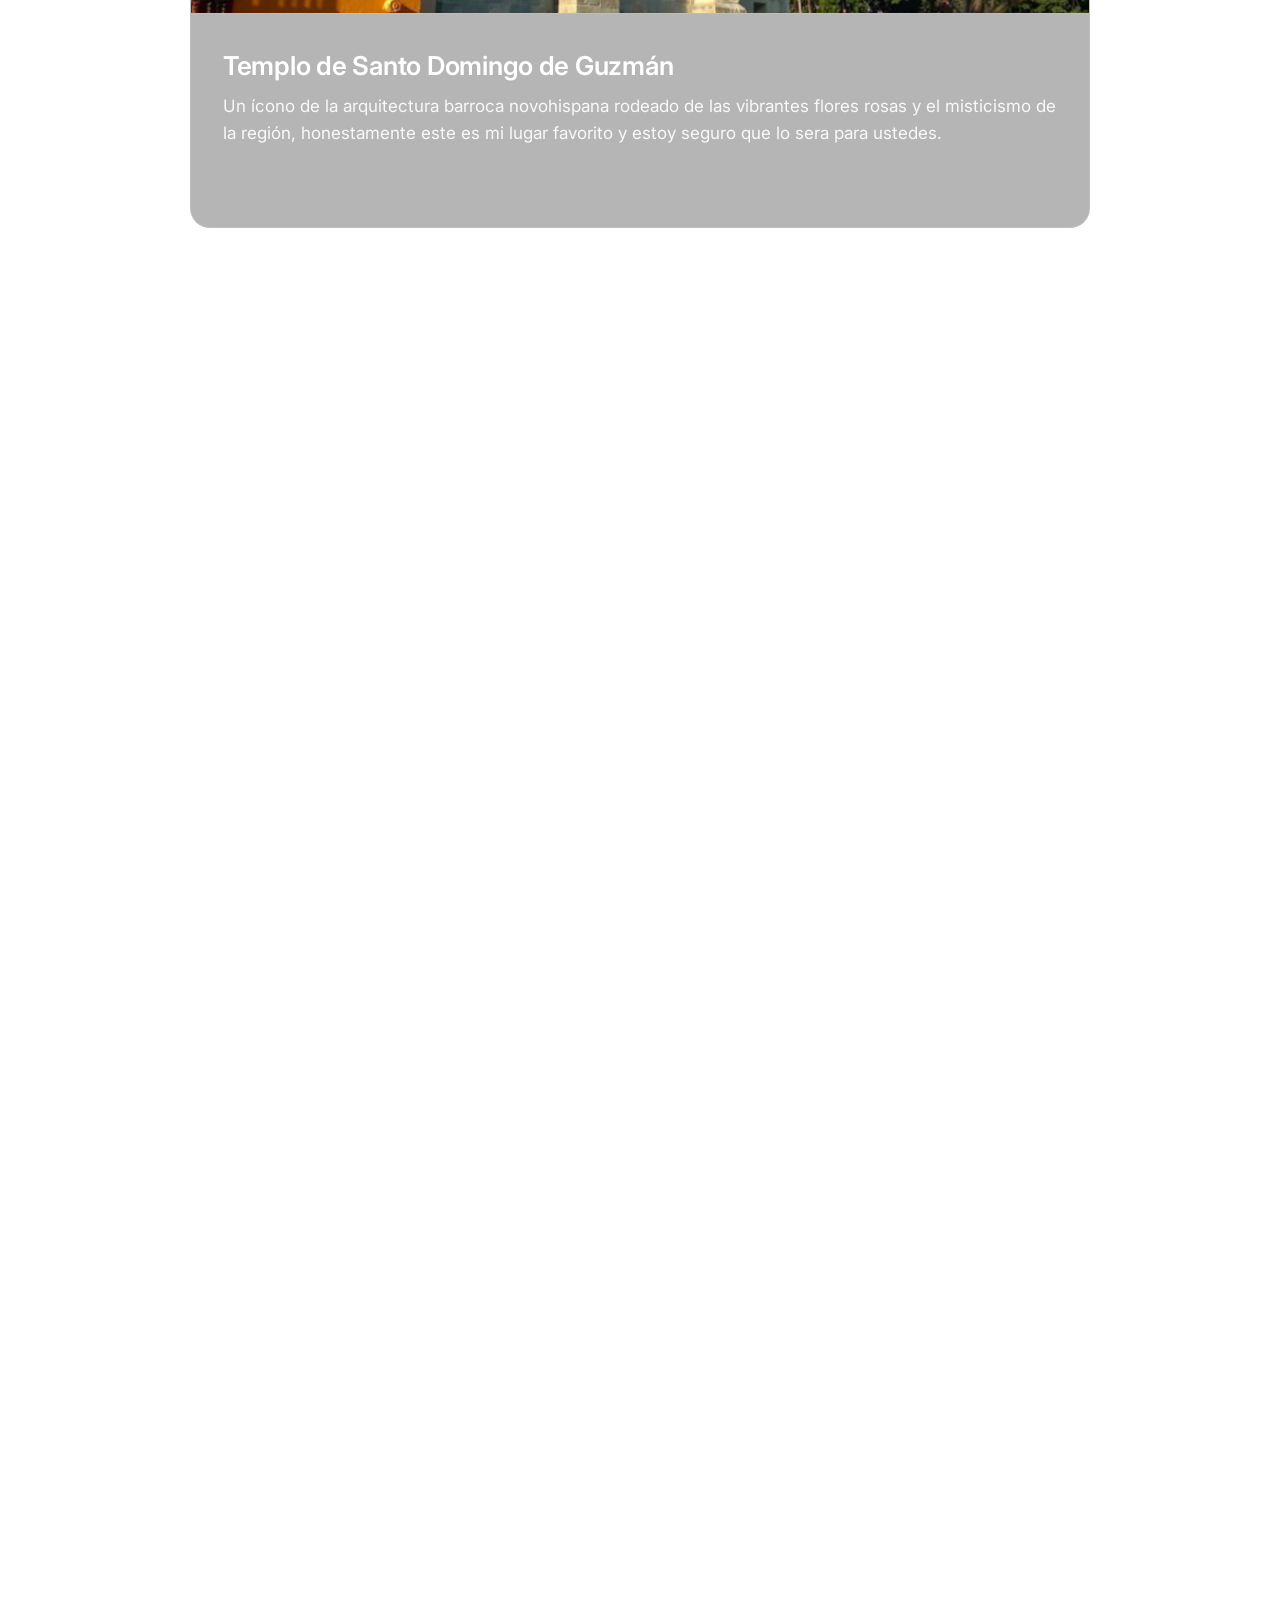
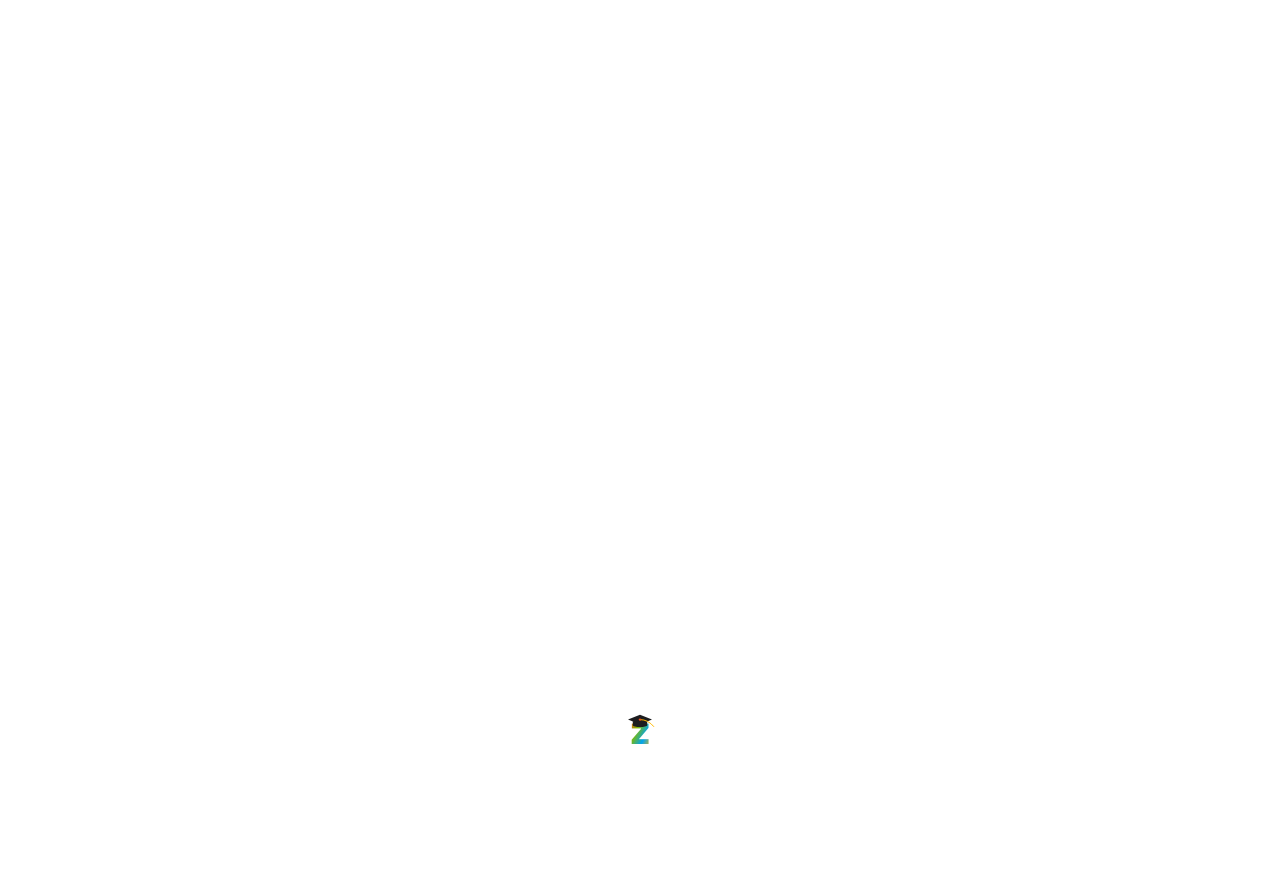
<file: ubicacion.html>
<!DOCTYPE html>
<html lang="es">

<head>
    <meta charset="UTF-8">
    <meta name="viewport" content="width=device-width, initial-scale=1.0">
    <title>Ubicación - Graduación 2026</title>
    <meta name="description" content="Ubicación de la Comida de Graduación. Agosto 2026.">
    <link rel="preconnect" href="https://fonts.googleapis.com">
    <link rel="preconnect" href="https://fonts.gstatic.com" crossorigin>
    <link
        href="https://fonts.googleapis.com/css2?family=SF+Pro+Display:wght@300;400;500;600;700&family=Inter:wght@300;400;500;600;700&display=swap"
        rel="stylesheet">
    <link rel="manifest" href="manifest.json">
    <meta name="theme-color" content="#000000">
    <link rel="apple-touch-icon" href="icons/icon-192.png">
    <meta name="apple-mobile-web-app-capable" content="yes">
    <meta name="apple-mobile-web-app-status-bar-style" content="default">
    <link rel="stylesheet" href="styles.css?v=25">
</head>

<body class="theme-oaxaca">
    <!-- Navigation -->
    <nav id="main-nav">
        <div class="nav-container">
            <a href="index.html#hero" class="nav-logo" aria-label="Inicio">
                <svg width="28" height="28" viewBox="0 0 100 100" xmlns="http://www.w3.org/2000/svg" style="vertical-align: middle;">
                    <defs>
                        <linearGradient id="ms-grad-1" x1="0%" y1="0%" x2="100%" y2="100%">
                            <stop offset="0%" stop-color="#F25022"/>
                            <stop offset="33%" stop-color="#7FBA00"/>
                            <stop offset="66%" stop-color="#00A4EF"/>
                            <stop offset="100%" stop-color="#FFB900"/>
                        </linearGradient>
                    </defs>
                    <text x="50" y="85" font-family="Inter, sans-serif" font-weight="900" font-size="70" fill="url(#ms-grad-1)" text-anchor="middle" letter-spacing="-2">Z</text>
                    <polygon points="50,12 80,24 50,36 20,24" fill="#1d1d1f"/>
                    <path d="M 32,28 V 38 C 32,44 68,44 68,38 V 28 Z" fill="#1d1d1f"/>
                    <path d="M 50,24 Q 70,24 85,42" fill="none" stroke="#FFB900" stroke-width="2.5"/>
                    <circle cx="50" cy="24" r="3" fill="#F25022"/>
                </svg>
            </a>
            <div class="nav-links">
                <a href="index.html#details" class="nav-link" data-page="index">Detalles</a>
                <a href="transport.html" class="nav-link" data-page="transport">Transporte</a>
                <a href="ubicacion.html" class="nav-link" data-page="ubicacion">Ubicación</a>
                <a href="tematica.html" class="nav-link" data-page="tematica">Temática</a>
                <a href="index.html#gallery" class="nav-link" data-page="index">Galería</a>
            </div>
            <div style="display: flex; gap: 12px; align-items: center;">
                <button id="install-btn" class="nav-link install-btn hidden">Instalar App</button>
                <button id="mobile-menu-btn" class="mobile-menu-btn" aria-label="Menú">
                <span></span>
                <span></span>
                <span></span>
            </button>
            </div>
        </div>
        <div id="mobile-menu" class="mobile-menu">
            <a href="index.html#details" class="mobile-link" data-page="index">Detalles</a>
            <a href="transport.html" class="mobile-link" data-page="transport">Transporte</a>
            <a href="ubicacion.html" class="mobile-link" data-page="ubicacion">Ubicación</a>
            <a href="tematica.html" class="mobile-link" data-page="tematica">Temática</a>
            <a href="index.html#gallery" class="mobile-link" data-page="index">Galería</a>
            <button id="mobile-install-btn" class="mobile-link install-btn hidden">Instalar App</button>
        </div>
    </nav>

    <div class="palette-container" style="position: fixed; inset: 0; z-index: -3; pointer-events: none; overflow: hidden;">
        <div class="oaxaca-bg-gradient palette-0 active"></div>
        <div class="oaxaca-bg-gradient palette-1"></div>
        <div class="oaxaca-bg-gradient palette-2"></div>
        <div class="oaxaca-bg-gradient palette-3"></div>
    </div>

    <!-- Location Section -->
    <section id="location" class="location-section" style="padding-top: 100px;">
        <div class="section-container">
            <p class="section-eyebrow">Ubicación</p>
            <h2 class="section-title">El lugar de la celebración<br> será en Oaxaca.</h2>
            
            <!-- ===================== DESTINO 1: OAXACA ===================== -->
            <div class="destination-block" style="margin-bottom: var(--space-5xl);">
                <div class="location-card" data-palette="0">
                    <div class="map-container">
                        <iframe src="https://maps.google.com/maps?q=Ignacio+Comonfort+113,+Guelaguetza,+Oaxaca+de+Juárez&t=&z=15&ie=UTF8&iwloc=&output=embed" width="100%" height="100%" style="border:0;" allowfullscreen="" loading="lazy" referrerpolicy="no-referrer-when-downgrade"></iframe>
                    </div>
                    
                    <div class="location-details">
                        <div class="location-address">
                            <h3>Oaxaca de Juárez</h3>
                            <p>Ignacio Comonfort 113, Guelaguetza<br>68070 Oaxaca de Juárez, Oax.</p>
                        </div>
                        
                        <div class="map-buttons">
                            <a href="https://maps.app.goo.gl/spusmxWEX6h5n1Lt6" target="_blank" class="map-btn google">
                                <svg viewBox="0 0 24 24" width="20" height="20" fill="currentColor"><path d="M12 2C8.13 2 5 5.13 5 9c0 5.25 7 13 7 13s7-7.75 7-13c0-3.87-3.13-7-7-7zm0 9.5c-1.38 0-2.5-1.12-2.5-2.5s1.12-2.5 2.5-2.5 2.5 1.12 2.5 2.5-1.12 2.5-2.5 2.5z"/></svg>
                                Google Maps
                            </a>
                            <a href="http://maps.apple.com/?ll=17.0721143,-96.7386956&q=Ignacio+Comonfort+113,+Guelaguetza,+Oaxaca" target="_blank" class="map-btn apple">
                                <svg viewBox="0 0 24 24" width="20" height="20" fill="currentColor"><path d="M14.34 6.57c.72-.94 1.2-2.28.98-3.57-1.12.06-2.58.74-3.35 1.63-.64.73-1.22 2.11-1.01 3.32 1.26.11 2.66-.46 3.38-1.38zM15.49 8.21c-1.3-.06-2.6.76-3.32.76-.74 0-1.84-.71-2.91-.69-1.38.02-2.66.83-3.38 2.06-1.46 2.54-.37 6.31 1.05 8.35.7.99 1.51 2.1 2.54 2.06 1.01-.04 1.4-.67 2.62-.67 1.24 0 1.58.67 2.66.65 1.1-.02 1.8-.99 2.48-1.99.78-1.14 1.11-2.26 1.13-2.31-.02-.02-2.15-.83-2.19-3.23-.04-2.02 1.65-3.02 1.72-3.08-1.01-1.46-2.56-1.63-3.11-1.67z"/></svg>
                                Apple Maps
                            </a>
                        </div>
                    </div>
                </div>

                <div class="venue-photos-placeholder">
                    <h3>Zonas Turísticas de Oaxaca</h3>
                    <p>Disfruta de una de las ciudades más hermosas de México.</p>
                    
                    <div class="oaxaca-gallery">
                        <article class="oaxaca-card" data-aos="fade-up" data-palette="1">
                            <img src="assets/oaxaca/templo.jpg" alt="Templo de Santo Domingo" class="oaxaca-img">
                            <div class="oaxaca-card-content">
                                <h4>Templo de Santo Domingo de Guzmán</h4>
                                <p>Un ícono de la arquitectura barroca novohispana rodeado de las vibrantes flores rosas y el misticismo de la región, honestamente este es mi lugar favorito y estoy seguro que lo sera para ustedes.</p>
                            </div>
                        </article>

                        <article class="oaxaca-card" data-aos="fade-up" data-delay="100" data-palette="2">
                            <img src="assets/oaxaca/explanada.png" alt="Explanada de Santo Domingo" class="oaxaca-img">
                            <div class="oaxaca-card-content">
                                <h4>La Explanada y Los Agaves</h4>
                                <p>El corazón cultural bajo el cielo despejado, resguardado por inmensos agaves oaxaqueños. Perfecto para iniciar el recorrido por el centro.</p>
                            </div>
                        </article>

                        <article class="oaxaca-card" data-aos="fade-up" data-delay="200" data-palette="3">
                            <img src="assets/oaxaca/guelaguetza.jpg" alt="La Guelaguetza" class="oaxaca-img">
                            <div class="oaxaca-card-content">
                                <h4>Folclore y Guelaguetza</h4>
                                <p>Una muestra viva de la energía de Oaxaca con bailarines tradicionales, música y monumentales coronas florales surcando las calles principales, EYYYY!!!! se que no sera temporada de guelaguetza pero les juro que es muy colorido.</p>
                            </div>
                        </article>
                    </div>
                </div>
            </div>

        </div>
    </section>

    <!-- Footer -->
    <footer id="footer" class="footer">
        <div class="footer-container">
            <div class="footer-emoji">
                <svg width="40" height="40" viewBox="0 0 100 100" xmlns="http://www.w3.org/2000/svg" style="vertical-align: middle;">
                    <defs>
                        <linearGradient id="ms-grad-2" x1="0%" y1="0%" x2="100%" y2="100%">
                            <stop offset="0%" stop-color="#F25022"/>
                            <stop offset="33%" stop-color="#7FBA00"/>
                            <stop offset="66%" stop-color="#00A4EF"/>
                            <stop offset="100%" stop-color="#FFB900"/>
                        </linearGradient>
                    </defs>
                    <text x="50" y="85" font-family="Inter, sans-serif" font-weight="900" font-size="70" fill="url(#ms-grad-2)" text-anchor="middle" letter-spacing="-2">Z</text>
                    <polygon points="50,12 80,24 50,36 20,24" fill="#1d1d1f"/>
                    <path d="M 32,28 V 38 C 32,44 68,44 68,38 V 28 Z" fill="#1d1d1f"/>
                    <path d="M 50,24 Q 70,24 85,42" fill="none" stroke="#FFB900" stroke-width="2.5"/>
                    <circle cx="50" cy="24" r="3" fill="#F25022"/>
                </svg>
            </div>
            <p class="footer-text">Comida de Graduación 2026</p>
            <p class="footer-subtext">Celebrando juntos este gran logro</p>
        </div>
    </footer>

    <script src="particles.js?v=25"></script>
    <script src="app.js?v=25"></script>
</body>
</html>
</file>
<file: styles.css>
/* ============================================
   COMIDA DE GRADUACIÓN 2026
   Apple-Inspired Design System
   ============================================ */

/* --- CSS Custom Properties --- */
:root {
    /* Colors - Apple inspired Dark palette */
    --color-bg: #000000;
    --color-bg-alt: #1c1c1e;
    --color-surface: #1c1c1e;
    --color-text-primary: #f5f5f7;
    --color-text-secondary: #86868b;
    --color-text-tertiary: #6e6e73;
    --color-accent: #0a84ff;
    --color-accent-hover: #409cff;
    --color-accent-light: rgba(10, 132, 255, 0.15);
    --color-border: rgba(255, 255, 255, 0.15);
    --color-border-strong: rgba(255, 255, 255, 0.25);
    --color-success: #32d74b;
    --color-error: #ff453a;
    --color-overlay: rgba(0, 0, 0, 0.7);

    /* Typography */
    --font-primary: 'Inter', -apple-system, BlinkMacSystemFont, 'SF Pro Display', 'Segoe UI', Roboto, sans-serif;
    --font-weight-light: 300;
    --font-weight-regular: 400;
    --font-weight-medium: 500;
    --font-weight-semibold: 600;
    --font-weight-bold: 700;

    /* Spacing */
    --space-xs: 4px;
    --space-sm: 8px;
    --space-md: 16px;
    --space-lg: 24px;
    --space-xl: 32px;
    --space-2xl: 48px;
    --space-3xl: 64px;
    --space-4xl: 96px;
    --space-5xl: 128px;

    /* Border Radius */
    --radius-sm: 8px;
    --radius-md: 12px;
    --radius-lg: 16px;
    --radius-xl: 20px;
    --radius-2xl: 28px;
    --radius-full: 9999px;

    /* Shadows */
    --shadow-sm: 0 1px 3px rgba(0, 0, 0, 0.04), 0 1px 2px rgba(0, 0, 0, 0.06);
    --shadow-md: 0 4px 12px rgba(0, 0, 0, 0.06), 0 2px 4px rgba(0, 0, 0, 0.04);
    --shadow-lg: 0 12px 40px rgba(0, 0, 0, 0.08), 0 4px 12px rgba(0, 0, 0, 0.04);
    --shadow-xl: 0 24px 64px rgba(0, 0, 0, 0.12), 0 8px 20px rgba(0, 0, 0, 0.06);

    /* Transitions */
    --transition-fast: 150ms cubic-bezier(0.4, 0, 0.2, 1);
    --transition-base: 250ms cubic-bezier(0.4, 0, 0.2, 1);
    --transition-slow: 400ms cubic-bezier(0.4, 0, 0.2, 1);
    --transition-spring: 500ms cubic-bezier(0.34, 1.56, 0.64, 1);

    /* Layout */
    --max-width: 1200px;
    --max-width-narrow: 680px;
    --nav-height: 48px;
}

/* --- Reset & Base --- */
*, *::before, *::after {
    margin: 0;
    padding: 0;
    box-sizing: border-box;
}

html {
    scroll-behavior: smooth;
    -webkit-font-smoothing: antialiased;
    -moz-osx-font-smoothing: grayscale;
    text-rendering: optimizeLegibility;
}

body {
    font-family: var(--font-primary);
    font-weight: var(--font-weight-regular);
    color: var(--color-text-primary);
    background-color: var(--color-bg);
    line-height: 1.5;
    overflow-x: hidden;
}

a {
    text-decoration: none;
    color: inherit;
}

img {
    max-width: 100%;
    height: auto;
    display: block;
}

button {
    border: none;
    background: none;
    cursor: pointer;
    font-family: var(--font-primary);
}

input, select, textarea {
    font-family: var(--font-primary);
}

/* --- Utilities --- */
.hidden { display: none !important; }

.section-container {
    max-width: var(--max-width);
    margin: 0 auto;
    padding: 0 var(--space-lg);
}

.section-eyebrow {
    font-size: 14px;
    font-weight: var(--font-weight-semibold);
    color: var(--color-accent);
    text-transform: uppercase;
    letter-spacing: 0.06em;
    margin-bottom: var(--space-md);
}

.section-title {
    font-size: clamp(36px, 5vw, 56px);
    font-weight: var(--font-weight-bold);
    line-height: 1.08;
    letter-spacing: -0.025em;
    color: var(--color-text-primary);
    margin-bottom: var(--space-lg);
}

.section-description {
    font-size: 19px;
    font-weight: var(--font-weight-regular);
    color: var(--color-text-secondary);
    line-height: 1.5;
    max-width: 500px;
    margin-bottom: var(--space-2xl);
}

/* --- Navigation --- */
#main-nav {
    position: fixed;
    top: 0;
    left: 0;
    right: 0;
    z-index: 1000;
    height: var(--nav-height);
    background: rgba(28, 28, 30, 0.72);
    backdrop-filter: saturate(180%) blur(20px);
    -webkit-backdrop-filter: saturate(180%) blur(20px);
    border-bottom: 1px solid var(--color-border);
    transition: background var(--transition-base);
}

.nav-container {
    max-width: var(--max-width);
    margin: 0 auto;
    padding: 0 var(--space-lg);
    height: 100%;
    display: flex;
    align-items: center;
    justify-content: space-between;
    gap: var(--space-md);
}

.nav-logo {
    font-size: 22px;
    line-height: 1;
    transition: transform var(--transition-fast);
}

.nav-logo:hover {
    transform: scale(1.1);
}

.nav-links {
    display: flex;
    gap: var(--space-xl);
    flex: 1 1 auto;
    min-width: 0;
    justify-content: center;
}

.nav-link {
    font-size: 13px;
    font-weight: var(--font-weight-regular);
    color: var(--color-text-secondary);
    transition: color var(--transition-fast);
    position: relative;
    white-space: nowrap;
}

.nav-link::after {
    content: '';
    position: absolute;
    bottom: -4px;
    left: 0;
    right: 0;
    height: 1.5px;
    background: var(--color-accent);
    transform: scaleX(0);
    transition: transform var(--transition-base);
    border-radius: 1px;
}

.nav-link:hover {
    color: var(--color-text-primary);
}

.nav-link:hover::after {
    transform: scaleX(1);
}

.install-btn {
    background: var(--color-accent);
    color: #fff;
    padding: 6px 14px;
    border-radius: var(--radius-full);
    font-weight: var(--font-weight-medium);
    transition: all var(--transition-base);
}

.install-btn:hover {
    background: var(--color-accent-hover);
    color: #fff;
    transform: scale(1.05);
}

.install-btn::after {
    display: none;
}

/* Mobile Menu Button */
.mobile-menu-btn {
    display: none;
    flex-direction: column;
    gap: 5px;
    padding: 6px;
}

.mobile-menu-btn span {
    display: block;
    width: 20px;
    height: 1.5px;
    background: var(--color-text-primary);
    border-radius: 1px;
    transition: all var(--transition-base);
}

.mobile-menu-btn.active span:nth-child(1) {
    transform: rotate(45deg) translate(4px, 5px);
}

.mobile-menu-btn.active span:nth-child(2) {
    opacity: 0;
}

.mobile-menu-btn.active span:nth-child(3) {
    transform: rotate(-45deg) translate(4px, -5px);
}

.mobile-menu {
    display: none;
    flex-direction: column;
    padding: var(--space-lg);
    background: rgba(28, 28, 30, 0.96);
    backdrop-filter: saturate(180%) blur(20px);
    border-bottom: 1px solid var(--color-border);
}

.mobile-menu.active {
    display: flex;
}

.mobile-link {
    font-size: 16px;
    font-weight: var(--font-weight-medium);
    color: var(--color-text-primary);
    padding: var(--space-md) 0;
    border-bottom: 1px solid var(--color-border);
}

@media (max-width: 1120px) {
    .nav-links {
        gap: var(--space-lg);
    }

    .nav-link {
        font-size: 12px;
    }

    .install-btn {
        padding: 6px 10px;
        font-size: 12px;
    }
}

@media (max-width: 1024px) {
    .nav-links { display: none; }
    .mobile-menu-btn { display: flex; }
    #install-btn { display: none !important; }
}

/* --- Hero Section --- */
.hero-section {
    position: relative;
    min-height: 100vh;
    display: flex;
    align-items: center;
    justify-content: center;
    text-align: center;
    overflow: hidden;
    background: var(--color-bg);
}

.hero-bg-gradient {
    position: absolute;
    inset: 0;
    background: 
        radial-gradient(ellipse 80% 50% at 50% -10%, rgba(0, 113, 227, 0.08), transparent),
        radial-gradient(ellipse 60% 40% at 70% 110%, rgba(94, 92, 230, 0.06), transparent),
        radial-gradient(ellipse 50% 30% at 20% 80%, rgba(0, 199, 190, 0.04), transparent);
    animation: heroGradientShift 12s ease-in-out infinite alternate;
}

@keyframes heroGradientShift {
    0% { opacity: 0.6; transform: scale(1); }
    100% { opacity: 1; transform: scale(1.05); }
}

#particle-canvas {
    position: absolute;
    inset: 0;
    width: 100%;
    height: 100%;
    z-index: 1; /* Detras del contenido */
    pointer-events: none; /* No bloquear clics en la UI */
}

.hero-content {
    position: relative;
    z-index: 2;
    padding: var(--space-lg);
    animation: heroFadeIn 1.2s cubic-bezier(0.16, 1, 0.3, 1) both;
}

@keyframes heroFadeIn {
    from {
        opacity: 0;
        transform: translateY(30px);
    }
    to {
        opacity: 1;
        transform: translateY(0);
    }
}

.hero-eyebrow {
    font-size: 17px;
    font-weight: var(--font-weight-medium);
    color: var(--color-text-secondary);
    letter-spacing: 0.02em;
    margin-bottom: var(--space-md);
    animation: heroFadeIn 1.2s cubic-bezier(0.16, 1, 0.3, 1) 0.1s both;
}

.hero-title {
    font-size: clamp(48px, 8vw, 80px);
    font-weight: var(--font-weight-bold);
    line-height: 1.04;
    letter-spacing: -0.035em;
    color: var(--color-text-primary);
    margin-bottom: var(--space-lg);
    animation: heroFadeIn 1.2s cubic-bezier(0.16, 1, 0.3, 1) 0.2s both;
}

.hero-highlight {
    background: linear-gradient(135deg, #0071e3, #5e5ce6, #bf5af2);
    -webkit-background-clip: text;
    -webkit-text-fill-color: transparent;
    background-clip: text;
}

.hero-subtitle {
    font-size: 21px;
    font-weight: var(--font-weight-regular);
    color: var(--color-text-secondary);
    line-height: 1.5;
    max-width: 460px;
    margin: 0 auto var(--space-xl);
    animation: heroFadeIn 1.2s cubic-bezier(0.16, 1, 0.3, 1) 0.3s both;
}

.hero-cta {
    display: inline-flex;
    align-items: center;
    padding: 14px 32px;
    font-size: 17px;
    font-weight: var(--font-weight-medium);
    color: #fff;
    background: var(--color-accent);
    border-radius: var(--radius-full);
    transition: all var(--transition-base);
    animation: heroFadeIn 1.2s cubic-bezier(0.16, 1, 0.3, 1) 0.4s both;
}

.hero-cta:hover {
    background: var(--color-accent-hover);
    transform: scale(1.04);
    box-shadow: 0 4px 20px rgba(0, 113, 227, 0.3);
}

.hero-cta:active {
    transform: scale(0.98);
}

.hero-partners {
    margin-top: var(--space-xl);
    display: flex;
    flex-direction: column;
    align-items: center;
    gap: var(--space-md);
    animation: heroFadeIn 1.2s cubic-bezier(0.16, 1, 0.3, 1) 0.5s both;
}

.hero-partners-label {
    font-size: 13px;
    font-weight: var(--font-weight-semibold);
    letter-spacing: 0.08em;
    text-transform: uppercase;
    color: var(--color-text-tertiary);
    text-align: center;
}

.hero-partner-logos {
    display: flex;
    align-items: center;
    justify-content: center;
    flex-wrap: wrap;
    gap: var(--space-xl);
}

.partner-logo {
    height: auto;
    object-fit: contain;
    opacity: 0.96;
}

.partner-logo-ipn-source {
    position: absolute;
    pointer-events: none;
}

.partner-logo-microsoft {
    width: min(220px, 42vw);
}

.partner-logo-ipn {
    width: min(260px, 42vw);
}

.hero-scroll-indicator {
    position: absolute;
    bottom: 40px;
    left: 50%;
    transform: translateX(-50%);
    animation: heroFadeIn 1.2s cubic-bezier(0.16, 1, 0.3, 1) 0.8s both;
}

.scroll-line {
    width: 1px;
    height: 48px;
    background: linear-gradient(to bottom, var(--color-text-tertiary), transparent);
    animation: scrollPulse 2s ease-in-out infinite;
}

@keyframes scrollPulse {
    0%, 100% { opacity: 0.4; transform: scaleY(0.7); }
    50% { opacity: 1; transform: scaleY(1); }
}

/* --- Details Section --- */
.details-section {
    padding: var(--space-5xl) 0;
    background: var(--color-bg);
}

.details-grid {
    display: grid;
    grid-template-columns: repeat(5, minmax(0, 1fr));
    gap: var(--space-lg);
    margin-top: var(--space-2xl);
}

.detail-card {
    background: var(--color-surface);
    border: 1px solid var(--color-border);
    border-radius: var(--radius-xl);
    padding: var(--space-xl) var(--space-lg);
    text-align: center;
    transition: all var(--transition-slow);
    opacity: 0;
    transform: translateY(20px);
}

.detail-card.visible {
    opacity: 1;
    transform: translateY(0);
}

.detail-card:hover {
    border-color: var(--color-border-strong);
    box-shadow: var(--shadow-lg);
    transform: translateY(-4px);
}

.detail-icon {
    font-size: 36px;
    margin-bottom: var(--space-md);
}

.detail-title {
    font-size: 15px;
    font-weight: var(--font-weight-semibold);
    color: var(--color-text-primary);
    margin-bottom: var(--space-sm);
    letter-spacing: -0.01em;
}

.detail-text {
    font-size: 17px;
    font-weight: var(--font-weight-medium);
    color: var(--color-text-primary);
    margin-bottom: var(--space-xs);
}

.detail-subtext {
    font-size: 13px;
    color: var(--color-text-tertiary);
}

/* --- Transport Section --- */
.transport-section {
    padding: var(--space-5xl) 0;
    background: linear-gradient(180deg, #040507 0%, #070a10 100%);
}

body.theme-transport {
    --color-surface: rgba(9, 10, 14, 0.5);
    --color-border: rgba(255, 255, 255, 0.2);
}

.transport-description a {
    color: var(--color-text-primary);
    text-decoration: underline;
    text-decoration-color: rgba(255, 255, 255, 0.3);
}

.transport-block-title {
    margin: var(--space-2xl) 0 var(--space-sm);
    font-size: 24px;
    font-weight: var(--font-weight-semibold);
    letter-spacing: -0.02em;
    color: var(--color-text-primary);
}

.transport-source {
    margin-bottom: var(--space-lg);
    font-size: 14px;
    color: var(--color-text-secondary);
}

.transport-source a {
    color: var(--color-text-primary);
    text-decoration: underline;
    text-decoration-color: rgba(255, 255, 255, 0.3);
}

.transport-block {
    margin-top: 0;
    padding: var(--space-3xl) 0;
    position: relative;
    isolation: isolate;
}

.transport-block::before,
.transport-block::after {
    content: '';
    position: absolute;
    top: 0;
    bottom: 0;
    left: 50%;
    width: 100vw;
    transform: translateX(-50%);
    z-index: -2;
}

.transport-block::after {
    background: linear-gradient(145deg, rgba(6, 10, 18, 0.82), rgba(8, 10, 15, 0.7));
    z-index: -1;
}

.transport-block > * {
    position: relative;
    z-index: 2;
}

.transport-land {
    margin-top: var(--space-2xl);
}

.transport-land::before {
    background: url('assets/transport/por-tierra.jpg') center / cover no-repeat;
}

.transport-block-transition {
    height: 96px;
    margin: 0;
    width: 100vw;
    margin-left: calc(50% - 50vw);
    margin-right: calc(50% - 50vw);
    background: linear-gradient(180deg, rgba(21, 14, 8, 0.9) 0%, rgba(13, 16, 22, 0.7) 50%, rgba(6, 10, 18, 0.9) 100%);
    filter: blur(0.2px);
}

.transport-air {
}

.transport-air::before {
    background: url('assets/transport/por-aire.jpg') center / cover no-repeat;
}

.transport-block .transport-block-title {
    margin-top: 0;
}

.transport-block .transport-source {
    color: rgba(245, 245, 247, 0.88);
}

.transport-block .transport-source a {
    text-decoration-color: rgba(245, 245, 247, 0.55);
}

.transport-grid {
    display: grid;
    grid-template-columns: repeat(2, minmax(0, 1fr));
    gap: var(--space-lg);
}

.transport-card {
    background: rgba(28, 28, 30, 0.85);
    border: 1px solid var(--color-border);
    border-radius: var(--radius-xl);
    padding: var(--space-xl);
    box-shadow: var(--shadow-md);
    backdrop-filter: blur(16px);
}

.transport-header {
    display: flex;
    align-items: center;
    justify-content: space-between;
    gap: var(--space-md);
    margin-bottom: var(--space-lg);
}

.transport-brand {
    display: inline-flex;
    align-items: center;
    justify-content: center;
    min-width: 58px;
    padding: 7px 12px;
    border-radius: var(--radius-full);
    font-size: 13px;
    font-weight: var(--font-weight-bold);
    letter-spacing: 0.08em;
}

.transport-brand-ado {
    background: rgba(240, 54, 78, 0.15);
    color: #ff5f73;
}

.transport-brand-au {
    background: rgba(244, 138, 32, 0.16);
    color: #ffb15c;
}

.transport-brand-viva {
    background: rgba(0, 179, 92, 0.16);
    color: #4bde94;
}

.transport-type {
    font-size: 13px;
    color: var(--color-text-secondary);
    text-align: right;
}

.transport-route {
    margin-bottom: var(--space-lg);
}

.transport-time {
    font-size: 28px;
    font-weight: var(--font-weight-bold);
    letter-spacing: -0.03em;
    color: var(--color-text-primary);
}

.transport-path {
    font-size: 16px;
    color: var(--color-text-primary);
    margin-top: var(--space-xs);
}

.transport-arrival {
    font-size: 14px;
    color: var(--color-text-secondary);
    margin-top: 6px;
}

.transport-prices {
    display: grid;
    grid-template-columns: 1fr 1fr;
    gap: var(--space-md);
    padding-top: var(--space-lg);
    border-top: 1px solid var(--color-border);
}

.transport-prices-single {
    grid-template-columns: 1fr;
}

.transport-price-label {
    font-size: 12px;
    text-transform: uppercase;
    letter-spacing: 0.08em;
    color: var(--color-text-tertiary);
    margin-bottom: var(--space-xs);
}

.transport-price {
    font-size: 24px;
    font-weight: var(--font-weight-bold);
    color: var(--color-text-primary);
}

.transport-price-discount {
    color: #7ee787;
}

/* --- Location Section --- */
.location-section {
    padding: var(--space-5xl) 0;
    background: var(--color-bg-alt);
}

.location-card {
    max-width: 900px;
    margin: 0 auto;
    background: var(--color-surface);
    border-radius: var(--radius-xl);
    border: 1px solid var(--color-border);
    overflow: hidden;
    display: flex;
    flex-direction: column;
}

.map-container {
    width: 100%;
    height: 400px;
    background: #2a2a2b;
}

.location-details {
    padding: var(--space-xl);
    display: flex;
    flex-wrap: wrap;
    align-items: center;
    justify-content: space-between;
    gap: var(--space-lg);
}

.location-address h3 {
    font-size: 24px;
    font-weight: var(--font-weight-semibold);
    margin-bottom: var(--space-xs);
    color: var(--color-text-primary);
}

.location-address p {
    font-size: 17px;
    color: var(--color-text-secondary);
    line-height: 1.4;
}

.map-buttons {
    display: flex;
    gap: var(--space-sm);
}

/* Apple minimal buttons */
.map-btn {
    display: inline-flex;
    align-items: center;
    gap: 8px;
    padding: 12px 24px;
    border-radius: var(--radius-full);
    font-size: 15px;
    font-weight: var(--font-weight-medium);
    cursor: pointer;
    transition: all var(--transition-base);
    color: #fff;
    text-decoration: none;
    line-height: 1;
}

.map-btn svg {
    flex-shrink: 0;
}

.map-btn.google {
    background-color: transparent;
    border: 1px solid rgba(255,255,255,0.2);
}
.map-btn.google:hover {
    background-color: rgba(255,255,255,0.1);
}

.map-btn.apple {
    background-color: var(--color-accent);
    color: white;
}
.map-btn.apple:hover {
    background-color: var(--color-accent-hover);
    transform: scale(1.02);
}

/* Venue Placeholder */
.venue-photos-placeholder {
    max-width: 900px;
    margin: var(--space-3xl) auto 0;
    text-align: center;
}

.venue-photos-placeholder h3 {
    font-size: 24px;
    color: var(--color-text-primary);
    margin-bottom: var(--space-xs);
    font-weight: var(--font-weight-semibold);
}

.venue-photos-placeholder p {
    font-size: 17px;
    color: var(--color-text-secondary);
    margin-bottom: var(--space-2xl);
}

.venue-grid {
    display: grid;
    grid-template-columns: repeat(auto-fit, minmax(260px, 1fr));
    gap: var(--space-lg);
}

.venue-slot {
    aspect-ratio: 4/3;
    background: var(--color-surface);
    border: 1px dashed var(--color-border-strong);
    border-radius: var(--radius-lg);
    display: flex;
    align-items: center;
    justify-content: center;
    position: relative;
    overflow: hidden;
}

.venue-slot::after {
    content: '';
    position: absolute;
    top: 0;
    left: -100%;
    width: 60%;
    height: 100%;
    background: linear-gradient(90deg, transparent, rgba(230, 230, 230, 0.05), transparent);
    animation: skeletonLoading 2.5s infinite;
}

@keyframes skeletonLoading {
    100% {
        left: 200%;
    }
}

@media (max-width: 768px) {
    .map-container {
        height: 250px;
    }
    .map-buttons {
        width: 100%;
        flex-direction: column;
    }
    .map-btn {
        width: 100%;
        justify-content: center;
    }
    .location-details {
        padding: var(--space-lg);
    }
}

/* --- Gallery Section --- */
.gallery-section {
    padding: var(--space-5xl) 0;
    background: var(--color-bg-alt);
}

.upload-zone {
    border: 2px dashed var(--color-border-strong);
    border-radius: var(--radius-xl);
    padding: var(--space-3xl) var(--space-xl);
    text-align: center;
    transition: all var(--transition-base);
    cursor: pointer;
    background: var(--color-surface);
}

.upload-zone:hover, .upload-zone.dragover {
    border-color: var(--color-accent);
    background: var(--color-accent-light);
}

.upload-zone.dragover {
    transform: scale(1.01);
}

.upload-icon {
    color: var(--color-text-tertiary);
    margin-bottom: var(--space-md);
    transition: color var(--transition-base);
}

.upload-zone:hover .upload-icon {
    color: var(--color-accent);
}

.upload-text {
    font-size: 17px;
    font-weight: var(--font-weight-medium);
    color: var(--color-text-primary);
    margin-bottom: var(--space-xs);
}

.upload-subtext {
    font-size: 14px;
    color: var(--color-text-tertiary);
}

.upload-progress {
    margin-top: var(--space-lg);
}

.progress-bar {
    width: 100%;
    height: 4px;
    background: var(--color-border);
    border-radius: var(--radius-full);
    overflow: hidden;
}

.progress-fill {
    height: 100%;
    width: 0%;
    background: linear-gradient(90deg, var(--color-accent), #5e5ce6);
    border-radius: var(--radius-full);
    transition: width var(--transition-base);
}

.progress-text {
    font-size: 13px;
    color: var(--color-text-tertiary);
    margin-top: var(--space-sm);
    text-align: center;
}

.gallery-grid {
    display: grid;
    grid-template-columns: repeat(auto-fill, minmax(240px, 1fr));
    gap: var(--space-md);
    margin-top: var(--space-2xl);
}

.gallery-item {
    position: relative;
    border-radius: var(--radius-lg);
    overflow: hidden;
    aspect-ratio: 4/3;
    cursor: pointer;
    background: var(--color-border);
    opacity: 0;
    transform: scale(0.95);
    animation: galleryItemIn 0.5s cubic-bezier(0.16, 1, 0.3, 1) forwards;
}

@keyframes galleryItemIn {
    to {
        opacity: 1;
        transform: scale(1);
    }
}

.gallery-item img {
    width: 100%;
    height: 100%;
    object-fit: cover;
    transition: transform var(--transition-slow);
}

.gallery-item:hover img {
    transform: scale(1.06);
}

.gallery-item::after {
    content: '';
    position: absolute;
    inset: 0;
    background: linear-gradient(to top, rgba(0,0,0,0.3), transparent 50%);
    opacity: 0;
    transition: opacity var(--transition-base);
}

.gallery-item:hover::after {
    opacity: 1;
}

.gallery-loading, .gallery-empty {
    text-align: center;
    padding: var(--space-3xl);
    color: var(--color-text-tertiary);
}

.loading-spinner {
    width: 32px;
    height: 32px;
    border: 2.5px solid var(--color-border);
    border-top-color: var(--color-accent);
    border-radius: 50%;
    margin: 0 auto var(--space-md);
    animation: spin 0.8s linear infinite;
}

@keyframes spin {
    to { transform: rotate(360deg); }
}

/* --- Registration Section --- */
.register-section {
    padding: var(--space-5xl) 0;
    background: var(--color-bg);
}

.registration-form {
    max-width: var(--max-width-narrow);
    margin-top: var(--space-xl);
}

.form-group {
    margin-bottom: var(--space-lg);
}

.form-row {
    display: grid;
    grid-template-columns: 1fr 1fr;
    gap: var(--space-lg);
}

.form-label {
    display: block;
    font-size: 14px;
    font-weight: var(--font-weight-semibold);
    color: var(--color-text-primary);
    margin-bottom: var(--space-sm);
    letter-spacing: -0.01em;
}

.optional {
    font-weight: var(--font-weight-regular);
    color: var(--color-text-tertiary);
}

.form-input {
    width: 100%;
    padding: 12px 16px;
    font-size: 16px;
    color: var(--color-text-primary);
    background: var(--color-surface);
    border: 1px solid var(--color-border-strong);
    border-radius: var(--radius-md);
    transition: all var(--transition-fast);
    -webkit-appearance: none;
    appearance: none;
}

.form-input::placeholder {
    color: var(--color-text-tertiary);
}

.form-input:focus {
    outline: none;
    border-color: var(--color-accent);
    box-shadow: 0 0 0 3px rgba(0, 113, 227, 0.12);
}

.form-input.error {
    border-color: var(--color-error);
    box-shadow: 0 0 0 3px rgba(255, 59, 48, 0.1);
}

.form-select {
    background-image: url("data:image/svg+xml,%3Csvg xmlns='http://www.w3.org/2000/svg' width='12' height='12' viewBox='0 0 12 12'%3E%3Cpath d='M3 4.5L6 7.5L9 4.5' stroke='%2386868b' stroke-width='1.5' fill='none' stroke-linecap='round'/%3E%3C/svg%3E");
    background-repeat: no-repeat;
    background-position: right 14px center;
    padding-right: 36px;
    cursor: pointer;
}

.form-textarea {
    resize: vertical;
    min-height: 80px;
    line-height: 1.5;
}

.form-error {
    display: block;
    font-size: 13px;
    color: var(--color-error);
    margin-top: var(--space-xs);
    min-height: 18px;
}

/* --- Profile Photo Upload --- */
.profile-photo-upload {
    display: flex;
    flex-direction: column;
    align-items: flex-start;
    gap: var(--space-sm);
}

.profile-photo-dropzone {
    width: 96px;
    height: 96px;
    border-radius: 50%;
    border: 2px dashed var(--color-border-strong);
    background: var(--color-surface);
    cursor: pointer;
    display: flex;
    align-items: center;
    justify-content: center;
    transition: all var(--transition-base);
    overflow: hidden;
}

.profile-photo-dropzone:hover {
    border-color: var(--color-accent);
    background: var(--color-accent-light);
}

.profile-photo-dropzone:hover .profile-photo-placeholder {
    color: var(--color-accent);
}

.profile-photo-placeholder {
    display: flex;
    flex-direction: column;
    align-items: center;
    gap: 4px;
    color: var(--color-text-tertiary);
    transition: color var(--transition-base);
}

.profile-photo-placeholder span {
    font-size: 11px;
    font-weight: var(--font-weight-medium);
}

.profile-photo-preview {
    position: relative;
    width: 96px;
    height: 96px;
}

.profile-photo-preview img {
    width: 96px;
    height: 96px;
    border-radius: 50%;
    object-fit: cover;
    border: 3px solid var(--color-accent);
    box-shadow: 0 0 0 4px var(--color-accent-light);
    animation: photoPopIn 0.4s cubic-bezier(0.34, 1.56, 0.64, 1);
}

@keyframes photoPopIn {
    from {
        opacity: 0;
        transform: scale(0.6);
    }
    to {
        opacity: 1;
        transform: scale(1);
    }
}

.profile-photo-remove {
    position: absolute;
    top: -4px;
    right: -4px;
    width: 24px;
    height: 24px;
    border-radius: 50%;
    background: var(--color-error);
    color: #fff;
    font-size: 16px;
    line-height: 1;
    display: flex;
    align-items: center;
    justify-content: center;
    box-shadow: var(--shadow-sm);
    transition: all var(--transition-fast);
    z-index: 2;
}

.profile-photo-remove:hover {
    background: #e0342b;
    transform: scale(1.15);
}

.profile-photo-hint {
    font-size: 12px;
    color: var(--color-text-tertiary);
    margin-top: 2px;
}

.submit-btn {
    width: 100%;
    padding: 16px 32px;
    font-size: 17px;
    font-weight: var(--font-weight-semibold);
    color: #fff;
    background: var(--color-accent);
    border-radius: var(--radius-md);
    transition: all var(--transition-base);
    margin-top: var(--space-md);
    display: flex;
    align-items: center;
    justify-content: center;
    gap: var(--space-sm);
}

.submit-btn:hover:not(:disabled) {
    background: var(--color-accent-hover);
    box-shadow: 0 4px 20px rgba(0, 113, 227, 0.3);
    transform: translateY(-1px);
}

.submit-btn:active:not(:disabled) {
    transform: translateY(0);
}

.submit-btn:disabled {
    opacity: 0.6;
    cursor: not-allowed;
}

.btn-spinner {
    width: 18px;
    height: 18px;
    border: 2px solid rgba(255,255,255,0.3);
    border-top-color: #fff;
    border-radius: 50%;
    animation: spin 0.7s linear infinite;
}

/* --- Modal --- */
.modal {
    position: fixed;
    inset: 0;
    z-index: 2000;
    display: flex;
    align-items: center;
    justify-content: center;
    background: var(--color-overlay);
    backdrop-filter: blur(8px);
    animation: modalFadeIn 0.3s ease;
}

@keyframes modalFadeIn {
    from { opacity: 0; }
    to { opacity: 1; }
}

.modal-content {
    background: var(--color-surface);
    border-radius: var(--radius-xl);
    padding: var(--space-2xl) var(--space-xl);
    text-align: center;
    max-width: 400px;
    width: 90%;
    box-shadow: var(--shadow-xl);
    animation: modalSlideUp 0.4s cubic-bezier(0.16, 1, 0.3, 1);
}

@keyframes modalSlideUp {
    from {
        opacity: 0;
        transform: translateY(20px) scale(0.96);
    }
    to {
        opacity: 1;
        transform: translateY(0) scale(1);
    }
}

.modal-icon {
    font-size: 56px;
    margin-bottom: var(--space-md);
}

.modal-title {
    font-size: 24px;
    font-weight: var(--font-weight-bold);
    color: var(--color-text-primary);
    margin-bottom: var(--space-sm);
    letter-spacing: -0.02em;
}

.modal-text {
    font-size: 16px;
    color: var(--color-text-secondary);
    margin-bottom: var(--space-xl);
    line-height: 1.5;
}

.modal-btn {
    padding: 12px 32px;
    font-size: 15px;
    font-weight: var(--font-weight-semibold);
    color: #fff;
    background: var(--color-accent);
    border-radius: var(--radius-full);
    transition: all var(--transition-base);
}

.modal-btn:hover {
    background: var(--color-accent-hover);
    transform: scale(1.04);
}

/* --- Guests Section --- */
.guests-section {
    padding: var(--space-5xl) 0;
    background: var(--color-bg-alt);
}

.guests-counter {
    text-align: center;
    margin-bottom: var(--space-2xl);
}

.counter-number {
    font-size: clamp(56px, 8vw, 96px);
    font-weight: var(--font-weight-bold);
    letter-spacing: -0.04em;
    background: linear-gradient(135deg, #0071e3, #5e5ce6);
    -webkit-background-clip: text;
    -webkit-text-fill-color: transparent;
    background-clip: text;
    line-height: 1.1;
}

.counter-label {
    font-size: 17px;
    color: var(--color-text-secondary);
    font-weight: var(--font-weight-medium);
    margin-top: var(--space-xs);
}

.guests-grid {
    display: grid;
    grid-template-columns: repeat(auto-fill, minmax(200px, 1fr));
    gap: var(--space-md);
}

.guest-card {
    background: var(--color-surface);
    border: 1px solid var(--color-border);
    border-radius: var(--radius-lg);
    padding: var(--space-lg);
    text-align: center;
    transition: all var(--transition-base);
    opacity: 0;
    transform: translateY(12px);
    animation: guestCardIn 0.4s cubic-bezier(0.16, 1, 0.3, 1) forwards;
}

@keyframes guestCardIn {
    to {
        opacity: 1;
        transform: translateY(0);
    }
}

.guest-card:hover {
    border-color: var(--color-border-strong);
    box-shadow: var(--shadow-md);
    transform: translateY(-2px);
}

.guest-avatar {
    width: 64px;
    height: 64px;
    border-radius: 50%;
    background: linear-gradient(135deg, #0071e3, #5e5ce6);
    display: flex;
    align-items: center;
    justify-content: center;
    margin: 0 auto var(--space-md);
    font-size: 22px;
    font-weight: var(--font-weight-bold);
    color: #fff;
    overflow: hidden;
    flex-shrink: 0;
}

.guest-avatar img {
    width: 100%;
    height: 100%;
    object-fit: cover;
    border-radius: 50%;
}

.guest-name {
    font-size: 15px;
    font-weight: var(--font-weight-semibold);
    color: var(--color-text-primary);
    letter-spacing: -0.01em;
    margin-bottom: var(--space-xs);
}

.guest-carrera {
    font-size: 13px;
    color: var(--color-text-tertiary);
}

.guest-message {
    font-size: 13px;
    color: var(--color-text-secondary);
    font-style: italic;
    margin-top: var(--space-sm);
    line-height: 1.4;
}

/* --- Footer --- */
.footer {
    padding: var(--space-3xl) 0;
    background: var(--color-bg);
    border-top: 1px solid var(--color-border);
    text-align: center;
}

.footer-container {
    max-width: var(--max-width);
    margin: 0 auto;
    padding: 0 var(--space-lg);
}

.footer-emoji {
    font-size: 32px;
    margin-bottom: var(--space-md);
}

.footer-text {
    font-size: 15px;
    font-weight: var(--font-weight-semibold);
    color: var(--color-text-primary);
    margin-bottom: var(--space-xs);
}

.footer-subtext {
    font-size: 13px;
    color: var(--color-text-tertiary);
}

/* --- Lightbox --- */
.lightbox {
    position: fixed;
    inset: 0;
    z-index: 3000;
    background: rgba(0, 0, 0, 0.92);
    backdrop-filter: blur(20px);
    display: flex;
    align-items: center;
    justify-content: center;
    animation: modalFadeIn 0.3s ease;
}

.lightbox-close {
    position: absolute;
    top: 20px;
    right: 24px;
    font-size: 32px;
    color: rgba(255,255,255,0.7);
    z-index: 10;
    transition: color var(--transition-fast);
    padding: 8px;
}

.lightbox-close:hover {
    color: #fff;
}

.lightbox-img {
    max-width: 90vw;
    max-height: 85vh;
    object-fit: contain;
    border-radius: var(--radius-md);
    animation: modalSlideUp 0.4s cubic-bezier(0.16, 1, 0.3, 1);
}

.lightbox-nav {
    position: absolute;
    top: 50%;
    transform: translateY(-50%);
    font-size: 48px;
    color: rgba(255,255,255,0.5);
    padding: 16px;
    transition: all var(--transition-fast);
}

.lightbox-nav:hover {
    color: #fff;
    transform: translateY(-50%) scale(1.1);
}

.lightbox-prev { left: 16px; }
.lightbox-next { right: 16px; }

/* --- Scroll Animations --- */
@keyframes fadeInUp {
    from {
        opacity: 0;
        transform: translateY(24px);
    }
    to {
        opacity: 1;
        transform: translateY(0);
    }
}

/* --- Responsive Design --- */
@media (max-width: 768px) {
    :root {
        --nav-height: 44px;
    }

    .nav-links { display: none; }
    .mobile-menu-btn { display: flex; }

    .hero-title {
        font-size: clamp(36px, 10vw, 56px);
    }

    .hero-subtitle {
        font-size: 17px;
    }

    .details-grid {
        grid-template-columns: repeat(2, 1fr);
        gap: var(--space-md);
    }

    .transport-grid {
        grid-template-columns: 1fr;
    }

    .transport-block {
        padding: var(--space-2xl) 0;
    }

    .hero-partner-logos {
        gap: var(--space-lg);
    }

    .form-row {
        grid-template-columns: 1fr;
    }

    .gallery-grid {
        grid-template-columns: repeat(auto-fill, minmax(160px, 1fr));
    }

    .guests-grid {
        grid-template-columns: repeat(auto-fill, minmax(150px, 1fr));
    }

    .section-title {
        font-size: clamp(28px, 7vw, 44px);
    }

    .details-section,
    .transport-section,
    .gallery-section,
    .register-section,
    .guests-section {
        padding: var(--space-4xl) 0;
    }

    .lightbox-nav {
        font-size: 32px;
        padding: 12px;
    }
}

@media (max-width: 480px) {
    .hero-partners {
        margin-top: var(--space-lg);
    }

    .hero-partner-logos {
        flex-direction: column;
        gap: var(--space-md);
    }

    .transport-card {
        padding: var(--space-lg);
    }

    .transport-header,
    .transport-prices {
        grid-template-columns: 1fr;
        display: grid;
    }

    .transport-header {
        justify-content: flex-start;
    }

    .transport-type {
        text-align: left;
    }

    .transport-time {
        font-size: 24px;
    }

    .details-grid {
        grid-template-columns: 1fr;
    }

    .gallery-grid {
        grid-template-columns: 1fr 1fr;
        gap: var(--space-sm);
    }

    .upload-zone {
        padding: var(--space-xl) var(--space-md);
    }
}

/* ============================================
   🌞 TEMA OAXAQUEÑO Y GALERÍA TURÍSTICA 🌺
   ============================================ */
body.theme-oaxaca {
    /* Mágicamente sobre-escribimos todas las variables de color del sitio */
    --color-accent: #E83E8C; /* Rosa Mexicano (Fucsia Mágico) */
    --color-accent-hover: #D81B60; /* Fucsia Fuerte */

    /* Textos más blancos para contrastar con los fondos vibrantes */
    --color-text-primary: #ffffff;
    --color-text-secondary: rgba(255, 255, 255, 0.92);
    --color-text-tertiary: rgba(255, 255, 255, 0.75);

    /* Un leve toque de calidez y fondos translúcidos para el difuminado dinámico */
    --color-bg: transparent;
    --color-bg-alt: transparent; 
    --color-surface: rgba(15, 10, 10, 0.3);
    --color-border: rgba(255, 255, 255, 0.1);
}

/* Efecto de fondo difuminado de colores mezclados estilo Apple Music */
.oaxaca-bg-gradient {
    position: absolute;
    inset: -10%;
    width: 120%;
    height: 120%;
    filter: blur(90px);
    animation: oaxacaGradientMix 15s ease-in-out infinite alternate;
    opacity: 0;
    transition: opacity 1.2s cubic-bezier(0.16, 1, 0.3, 1);
}

.oaxaca-bg-gradient.active {
    opacity: 1;
}

/* Paleta 0: Default Moscow Mule (Reds, Oranges, Olive) */
.palette-0 {
    background-color: #59160a;
    background-image: 
        radial-gradient(circle at 10% 20%, #ff6f00 0%, transparent 55%),
        radial-gradient(circle at 90% 10%, #850000 0%, transparent 55%),
        radial-gradient(circle at 10% 80%, #300200 0%, transparent 55%),
        radial-gradient(circle at 90% 90%, #687343 0%, transparent 55%),
        radial-gradient(circle at 50% 60%, #cc290a 0%, transparent 60%);
}

/* Paleta 1: Templo (Blues, Magentas, Golds) */
.palette-1 {
    background-color: #1a1b41;
    background-image: 
        radial-gradient(circle at 10% 20%, #e83e8c 0%, transparent 55%),
        radial-gradient(circle at 90% 10%, #007bff 0%, transparent 55%),
        radial-gradient(circle at 10% 80%, #6f42c1 0%, transparent 55%),
        radial-gradient(circle at 90% 90%, #ffc107 0%, transparent 55%),
        radial-gradient(circle at 50% 60%, #fd7e14 0%, transparent 60%);
}

/* Paleta 2: Explanada (Sky Blues, Teals, Agave Greens) */
.palette-2 {
    background-color: #0f2027;
    background-image: 
        radial-gradient(circle at 10% 20%, #20b2aa 0%, transparent 55%),
        radial-gradient(circle at 90% 10%, #00d2ff 0%, transparent 55%),
        radial-gradient(circle at 10% 80%, #2c5364 0%, transparent 55%),
        radial-gradient(circle at 90% 90%, #8fbc8f 0%, transparent 55%),
        radial-gradient(circle at 50% 60%, #3a7bd5 0%, transparent 60%);
}

/* Paleta 3: Guelaguetza (Yellows, Oranges, Reds) */
.palette-3 {
    background-color: #4a1500;
    background-image: 
        radial-gradient(circle at 10% 20%, #ffeb3b 0%, transparent 55%),
        radial-gradient(circle at 90% 10%, #ff5722 0%, transparent 55%),
        radial-gradient(circle at 10% 80%, #f44336 0%, transparent 55%),
        radial-gradient(circle at 90% 90%, #4caf50 0%, transparent 55%),
        radial-gradient(circle at 50% 60%, #ff9800 0%, transparent 60%);
}

@keyframes oaxacaGradientMix {
    0% { transform: rotate(0deg) scale(1) translate(0%, 0%); }
    33% { transform: rotate(5deg) scale(1.05) translate(2%, 2%); }
    66% { transform: rotate(-3deg) scale(0.95) translate(-2%, 3%); }
    100% { transform: rotate(0deg) scale(1) translate(0%, -2%); }
}

body.theme-oaxaca .map-btn.google {
    border-color: #FFAA00; /* Naranja/Dorado Muros */
    color: #FFAA00;
}
body.theme-oaxaca .map-btn.google:hover {
    background-color: rgba(255, 170, 0, 0.1);
}

.oaxaca-gallery {
    display: flex;
    flex-direction: column;
    gap: var(--space-2xl);
    max-width: 900px;
    margin: 0 auto;
}

.oaxaca-card {
    background: var(--color-surface);
    border: 1px solid var(--color-border);
    border-radius: var(--radius-xl);
    overflow: hidden;
    display: flex;
    flex-direction: column;
    /* Apple style smooth entrance animation properties */
    transition: all 0.8s cubic-bezier(0.16, 1, 0.3, 1);
    opacity: 0;
    transform: translateY(40px) scale(0.98);
}

.oaxaca-card.visible {
    opacity: 1;
    transform: translateY(0) scale(1);
}

.oaxaca-card:hover {
    box-shadow: 0 10px 30px rgba(0,0,0,0.5);
    border-color: rgba(232, 62, 140, 0.3); /* Rosa glow */
    transform: translateY(-5px);
}

.oaxaca-img {
    width: 100%;
    height: 600px;
    object-fit: cover;
    object-position: center;
    border-bottom: 1px solid var(--color-border);
}

.oaxaca-card-content {
    padding: var(--space-xl);
    text-align: left;
}

.oaxaca-card-content h4 {
    font-size: 26px;
    font-weight: var(--font-weight-semibold);
    color: var(--color-text-primary);
    margin-bottom: var(--space-sm);
    letter-spacing: -0.01em;
}

.oaxaca-card-content p {
    font-size: 17px;
    color: var(--color-text-secondary);
    line-height: 1.6;
}

@media (max-width: 768px) {
    .oaxaca-img {
        height: 350px;
    }
}
</file>
